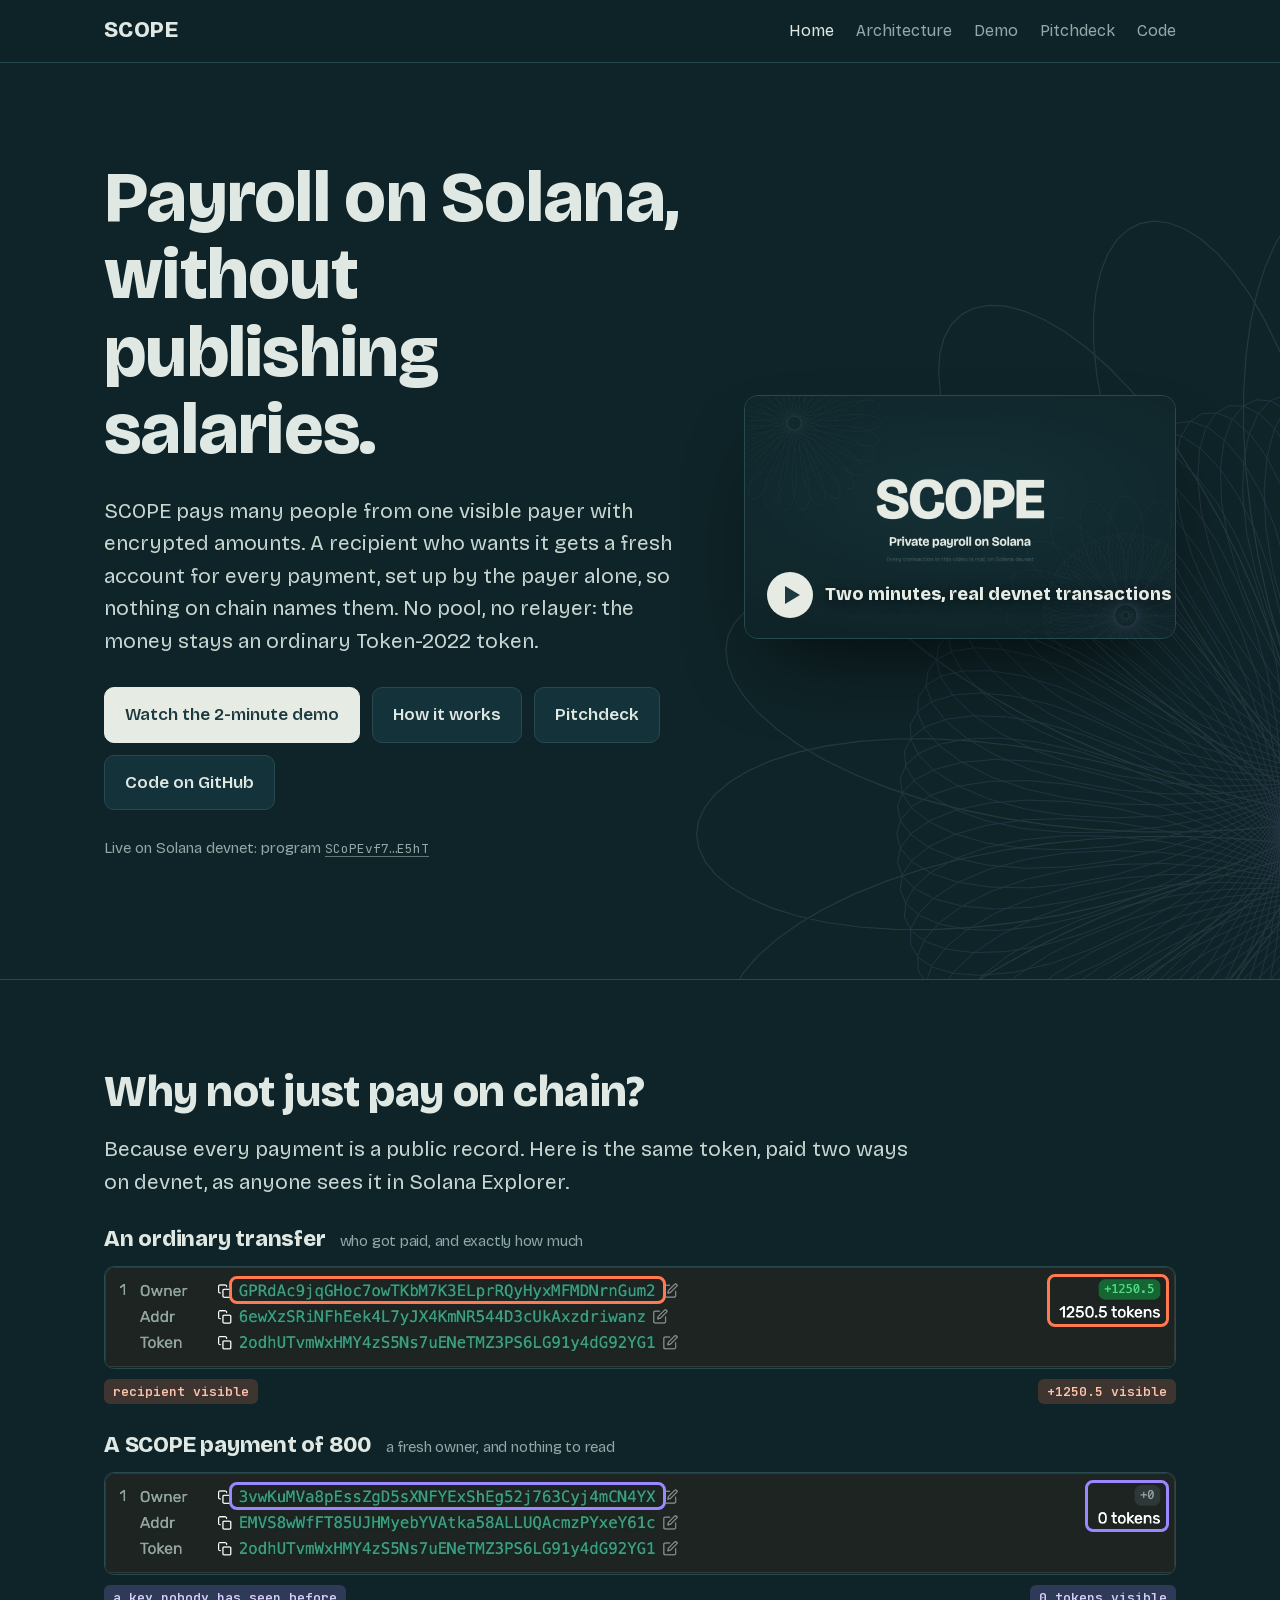
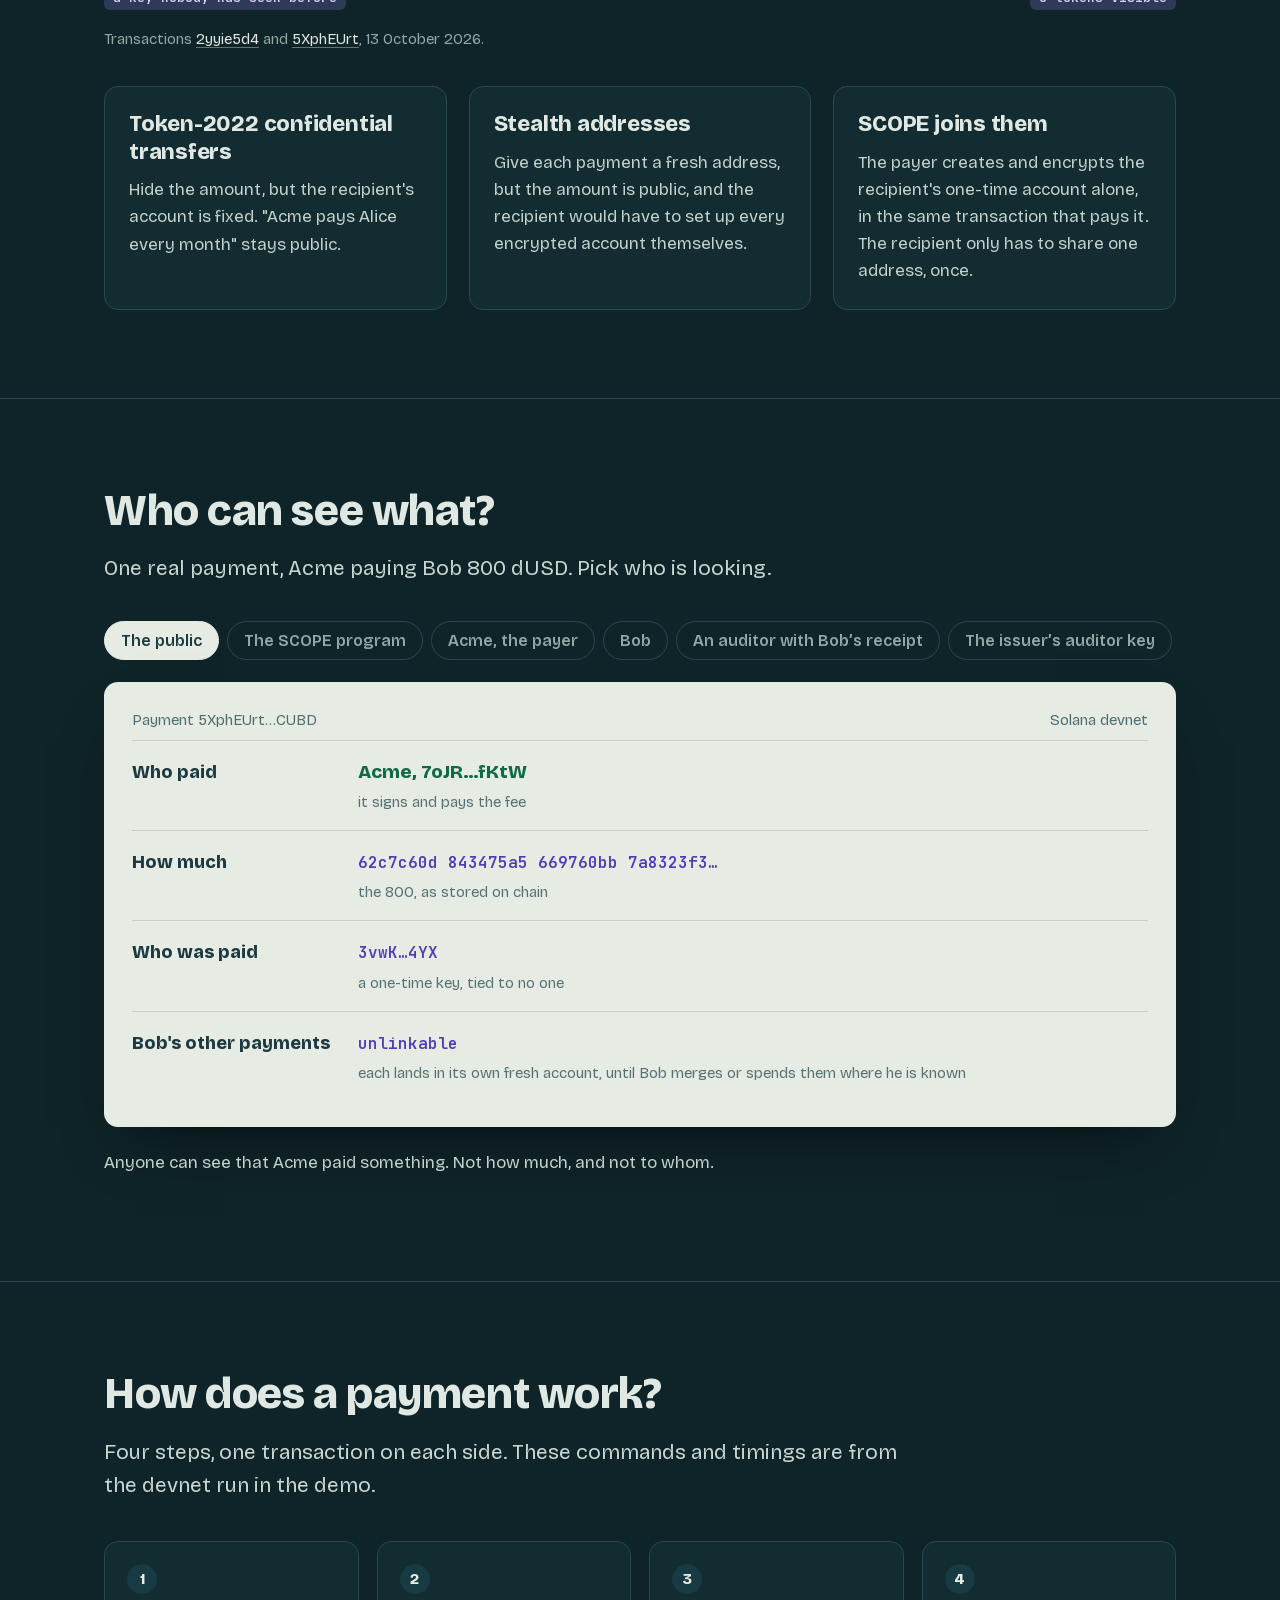
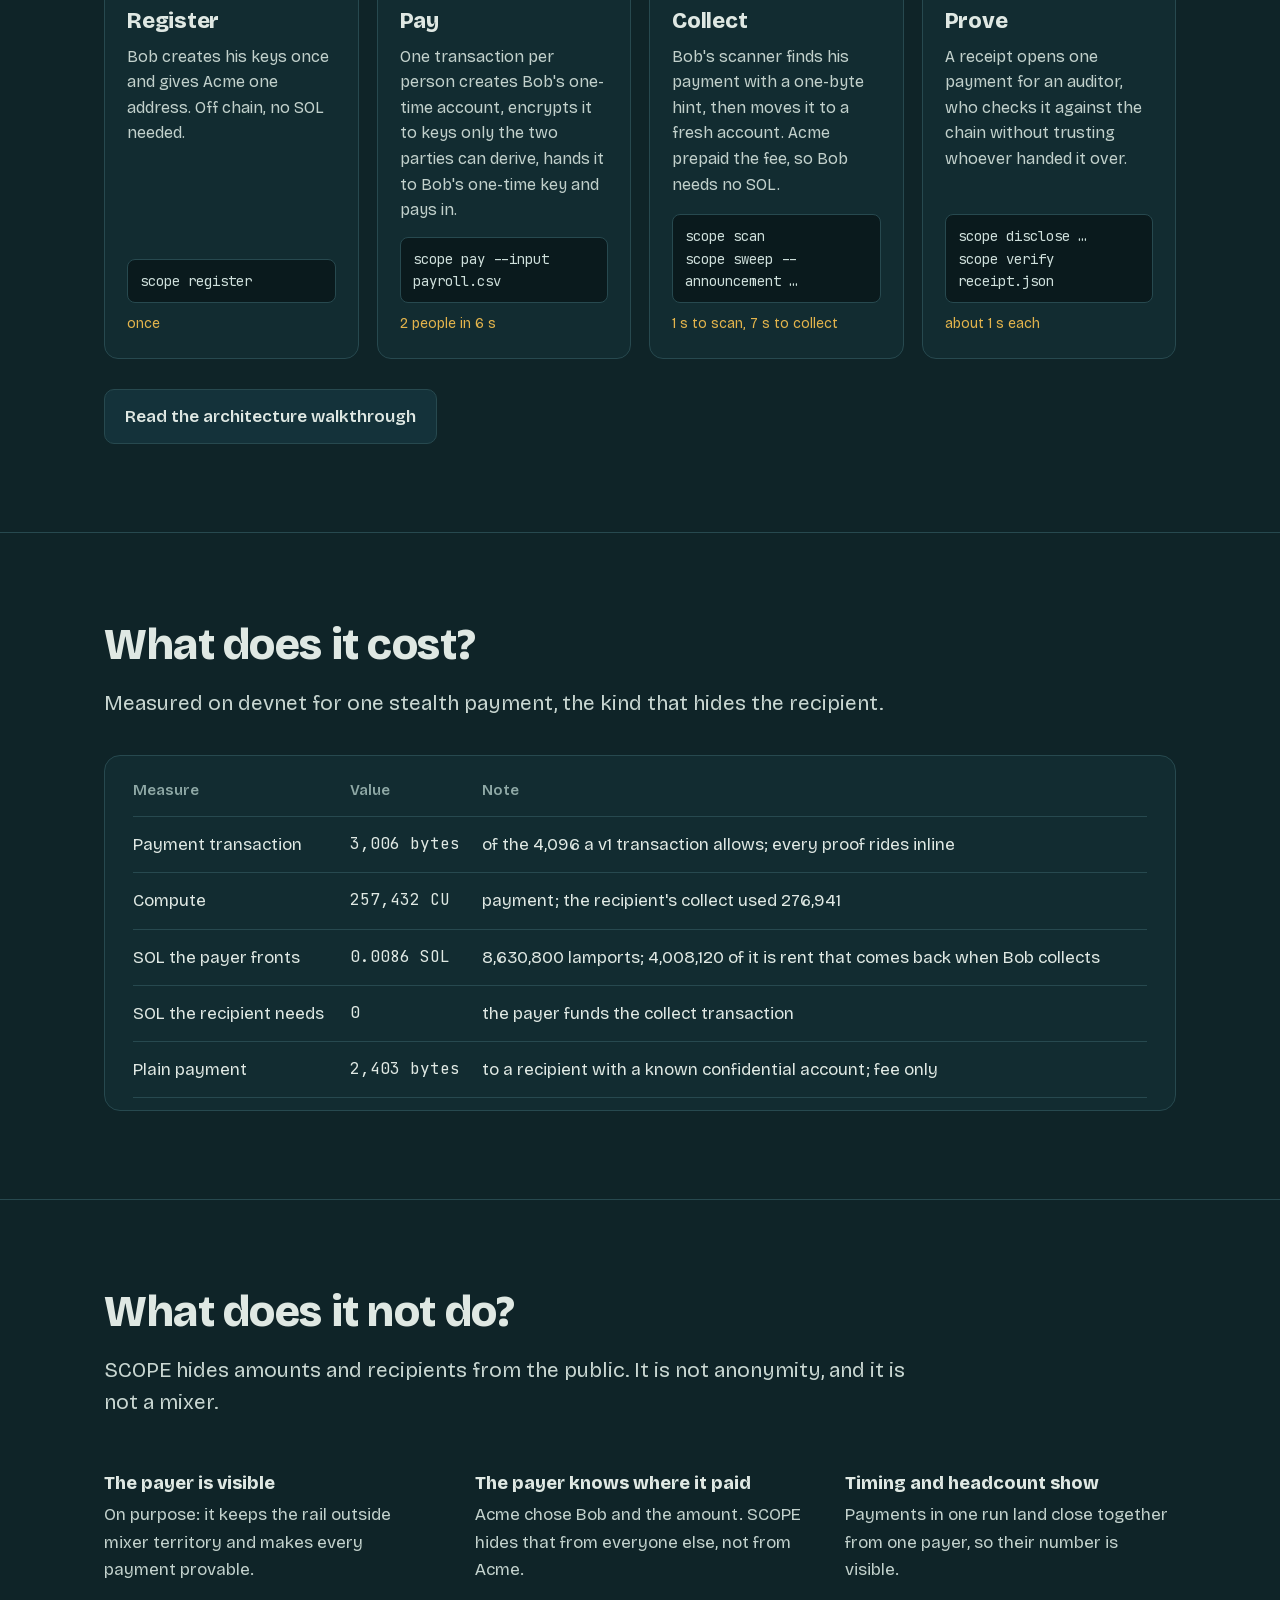
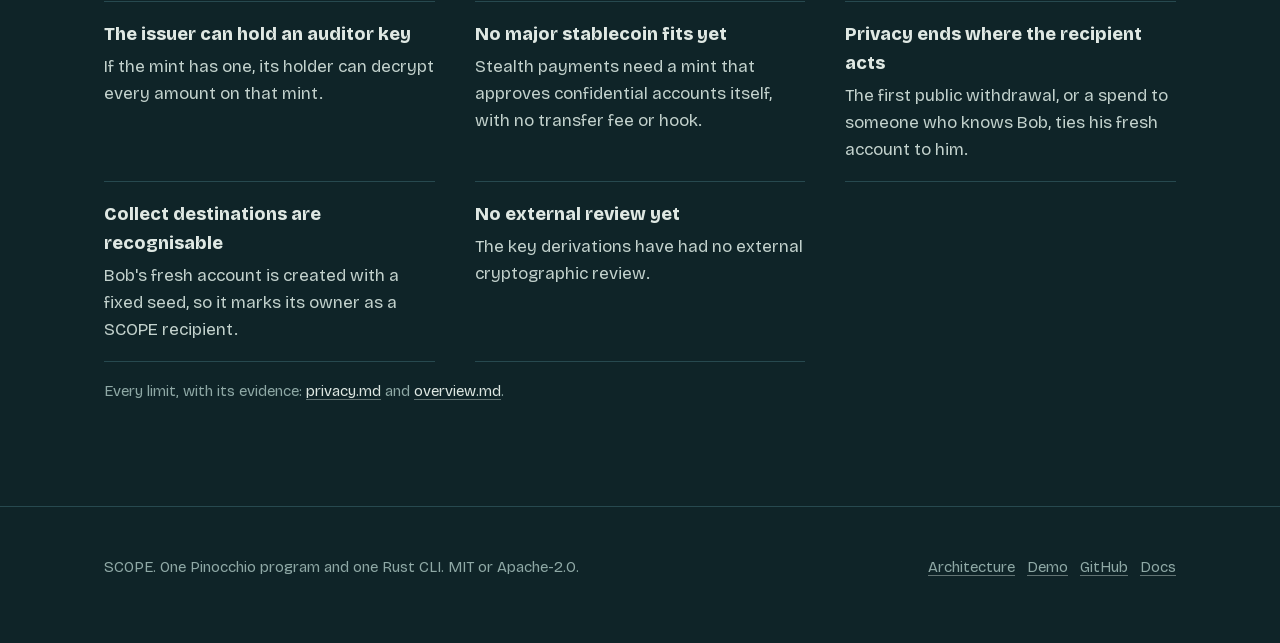
<file: index.html>
<!doctype html>
<html lang="en">
<head>
<meta charset="utf-8">
<meta name="viewport" content="width=device-width, initial-scale=1, viewport-fit=cover">
<title>SCOPE: private payroll on Solana</title>
<meta name="description" content="Pay many people on Solana with encrypted amounts and a fresh account per payment that names no one. No pool, no relayer, an ordinary Token-2022 token.">
<meta property="og:title" content="SCOPE: private payroll on Solana">
<meta property="og:description" content="Encrypted amounts, a fresh account per payment, a visible payer. Live on devnet.">
<meta property="og:image" content="https://scope-protocol.github.io/demo/poster.jpg">
<link rel="stylesheet" href="assets/site.css">
<style>
.hero { position: relative; overflow: hidden; padding-block: 96px 104px; }
.hero svg.bg { position: absolute; inset: 0; width: 100%; height: 100%; opacity: .12; pointer-events: none; }
.hero .wrap { position: relative; display: grid; grid-template-columns: 1.15fr .85fr; gap: 56px; align-items: center; }
.hero h1 { font-size: clamp(42px, 5.6vw, 72px); }
.hero .lead { margin-top: 26px; }
.status { margin-top: 26px; font-size: 15px; color: var(--muted); }
.status a { color: var(--muted); }
.poster { position: relative; display: block; border-radius: 14px; overflow: hidden; border: 1px solid var(--line); box-shadow: 0 40px 80px -30px rgba(0,0,0,.7); }
.poster img { display: block; width: 100%; height: auto; aspect-ratio: 16 / 9; object-fit: cover; }
.poster .play { position: absolute; left: 22px; bottom: 20px; display: flex; align-items: center; gap: 12px; font-weight: 700; color: var(--paper); text-shadow: 0 2px 12px rgba(0,0,0,.6); }
.poster .play i { width: 46px; height: 46px; border-radius: 50%; background: var(--paper); position: relative; flex: none; }
.poster .play i::after { content: ""; position: absolute; left: 18px; top: 14px; border-left: 15px solid var(--paper-ink); border-top: 9px solid transparent; border-bottom: 9px solid transparent; }
@media (max-width: 880px) { .hero .wrap { grid-template-columns: 1fr; } }

.shot { margin-top: 28px; }
.shot h3 { margin-bottom: 12px; display: flex; flex-wrap: wrap; align-items: baseline; gap: 6px 14px; }
.shot h3 small { font: 400 15px var(--sans); color: var(--muted); }
.shot .frame { position: relative; border-radius: 10px; overflow: hidden; border: 1px solid var(--line); }
.shot .frame img { display: block; width: 100%; }
@media (max-width: 760px) { .shot .frame { min-width: 720px; } .poster .play { font-size: 14px; left: 14px; bottom: 12px; } .poster .play i { width: 36px; height: 36px; } .poster .play i::after { left: 14px; top: 10px; border-left-width: 12px; border-top-width: 8px; border-bottom-width: 8px; } }
.hl { position: absolute; border: 3px solid var(--expose); border-radius: 8px; }
.hl.enc { border-color: var(--foil); }
.notes { display: flex; justify-content: space-between; flex-wrap: wrap; gap: 8px; margin-top: 10px; }

.lens { display: grid; grid-template-columns: 1fr; gap: 22px; margin-top: 36px; }
.payment { background: var(--paper); color: var(--paper-ink); border-radius: 14px; padding: 26px 28px; box-shadow: 0 30px 60px -30px rgba(0,0,0,.7); }
.payment .head { display: flex; justify-content: space-between; flex-wrap: wrap; gap: 8px; font-size: 15px; color: #4f6d70; margin-bottom: 8px; }
.payment .head a { color: #4f6d70; }
.field { display: grid; grid-template-columns: 210px 1fr; gap: 16px; padding: 16px 0; border-top: 1px solid #c8d2ca; align-items: baseline; }
.field .k { font-weight: 700; }
.field .v { font-size: 19px; transition: opacity .25s; }
.field .v .why { display: block; font-size: 15px; color: #567174; margin-top: 3px; }
.v.open b { color: #0f6a45; }
.v.shut b { color: #4d3bb8; font-family: var(--mono); font-weight: 600; font-size: 16px; word-break: break-all; }
.v.na b { color: #7a8c8b; font-weight: 600; }
.lens-note { color: #c2d1cc; font-size: 17px; max-width: 70ch; }
@media (max-width: 640px) { .field { grid-template-columns: 1fr; gap: 4px; } }

ol.steps { list-style: none; padding: 0; margin: 40px 0 0; display: grid; grid-template-columns: repeat(4, 1fr); gap: 18px; counter-reset: s; }
ol.steps li { counter-increment: s; background: var(--ink-2); border: 1px solid var(--line); border-radius: 14px; padding: 22px; display: flex; flex-direction: column; }
ol.steps li::before { content: counter(s); font: 800 15px var(--sans); width: 30px; height: 30px; border-radius: 50%; display: grid; place-items: center; background: var(--panel-2); color: var(--paper); margin-bottom: 14px; }
ol.steps h3 { margin-bottom: 8px; }
ol.steps p { font-size: 16px; color: #c2d1cc; margin: 0 0 14px; }
ol.steps code { display: block; margin-top: auto; background: #0a1a1d; border: 1px solid var(--line); border-radius: 8px; padding: 10px 12px; font-size: 14px; color: #cfe0dc; white-space: pre-wrap; }
ol.steps .t { font-size: 14px; color: var(--gold); margin-top: 10px; }
@media (max-width: 980px) { ol.steps { grid-template-columns: repeat(2, 1fr); } }
@media (max-width: 560px) { ol.steps { grid-template-columns: 1fr; } }

ul.limits { list-style: none; padding: 0; margin: 32px 0 0; display: grid; grid-template-columns: repeat(auto-fit, minmax(300px, 1fr)); gap: 0 40px; }
ul.limits li { padding: 18px 0; border-bottom: 1px solid var(--line); font-size: 17px; color: #c2d1cc; }
ul.limits li b { color: var(--text); display: block; margin-bottom: 4px; font-size: 18px; }
</style>
</head>
<body>
<header class="top">
  <div class="wrap">
    <a class="brand" href="./">SCOPE</a>
    <nav>
      <a href="./" aria-current="page">Home</a>
      <a href="architecture.html">Architecture</a>
      <a href="demo/">Demo</a>
      <a href="pitchdeck/SCOPE-Turbin3-Pitchdeck-v2.pdf">Pitchdeck</a>
      <a class="wide" href="https://github.com/scope-protocol/scope">Code</a>
    </nav>
  </div>
</header>

<main>
<section class="hero">
  <svg class="bg" id="guilloche" viewBox="0 0 1440 760" preserveAspectRatio="xMidYMid slice" aria-hidden="true"></svg>
  <div class="wrap">
    <div>
      <h1>Payroll on Solana, without publishing salaries.</h1>
      <p class="lead">SCOPE pays many people from one visible payer with encrypted amounts. A recipient who wants it gets a fresh account for every payment, set up by the payer alone, so nothing on chain names them. No pool, no relayer: the money stays an ordinary Token-2022 token.</p>
      <div class="actions">
        <a class="btn primary" href="demo/">Watch the 2-minute demo</a>
        <a class="btn" href="architecture.html">How it works</a>
        <a class="btn" href="pitchdeck/SCOPE-Turbin3-Pitchdeck-v2.pdf">Pitchdeck</a>
        <a class="btn" href="https://github.com/scope-protocol/scope">Code on GitHub</a>
      </div>
      <p class="status">Live on Solana devnet: program <a href="https://explorer.solana.com/address/SCoPEvf7cwXjgzEQqqrJXN4gwU6TT81v1LC8vCZE5hT?cluster=devnet"><code>SCoPEvf7…E5hT</code></a></p>
    </div>
    <a class="poster" href="demo/" aria-label="Watch the demo video">
      <img src="demo/poster.jpg" alt="Title frame of the SCOPE demo video" width="1280" height="720">
      <span class="play"><i></i>Two minutes, real devnet transactions</span>
    </a>
  </div>
</section>

<section class="block" id="problem">
  <div class="wrap">
    <h2>Why not just pay on chain?</h2>
    <p class="lead">Because every payment is a public record. Here is the same token, paid two ways on devnet, as anyone sees it in Solana Explorer.</p>
    <div class="shot">
      <h3>An ordinary transfer <small>who got paid, and exactly how much</small></h3>
      <div class="scroll"><div class="frame">
        <img src="assets/img/public-row.webp" alt="Explorer token row: owner GPRd…um2 received +1250.5 tokens" width="1904" height="180">
        <span class="hl" style="left:11.6%;top:9%;width:40.8%;height:28%"></span>
        <span class="hl" style="left:88%;top:7%;width:11.4%;height:52%"></span>
      </div>
      </div><div class="notes"><span class="chip c-pub">recipient visible</span><span class="chip c-pub">+1250.5 visible</span></div>
    </div>
    <div class="shot">
      <h3>A SCOPE payment of 800 <small>a fresh owner, and nothing to read</small></h3>
      <div class="scroll"><div class="frame">
        <img src="assets/img/bob-row.webp" alt="Explorer token row: owner 3vwK…4YX, +0, 0 tokens" width="1904" height="180">
        <span class="hl enc" style="left:11.6%;top:9%;width:40.8%;height:28%"></span>
        <span class="hl enc" style="left:91.6%;top:7%;width:7.8%;height:52%"></span>
      </div>
      </div><div class="notes"><span class="chip c-enc">a key nobody has seen before</span><span class="chip c-enc">0 tokens visible</span></div>
    </div>
    <p class="caption">Transactions <a href="https://explorer.solana.com/tx/2yyie5d4QZ94tTACfnY13VmgAJRi3oFReCNoMTXgcmgZsG1ckd3EUqWK3BkDZ4QAeY3xx2hXLeTbZVcafESiJwZP?cluster=devnet">2yyie5d4</a> and <a href="https://explorer.solana.com/tx/5XphEUrtpNUAbrEubbu7mXLWXNxYpWjFNoMAq3YvxiF9xmq5xCvG5w4iaksE3wTgCpwJmmwjcy935TihLPmkCUBD?cluster=devnet">5XphEUrt</a>, 13 October 2026.</p>
    <div class="cols">
      <div class="card"><h3>Token-2022 confidential transfers</h3><p>Hide the amount, but the recipient's account is fixed. "Acme pays Alice every month" stays public.</p></div>
      <div class="card"><h3>Stealth addresses</h3><p>Give each payment a fresh address, but the amount is public, and the recipient would have to set up every encrypted account themselves.</p></div>
      <div class="card"><h3>SCOPE joins them</h3><p>The payer creates and encrypts the recipient's one-time account alone, in the same transaction that pays it. The recipient only has to share one address, once.</p></div>
    </div>
  </div>
</section>

<section class="block" id="who-sees-what">
  <div class="wrap">
    <h2>Who can see what?</h2>
    <p class="lead">One real payment, Acme paying Bob 800 dUSD. Pick who is looking.</p>
    <div class="lens">
      <div class="tabs" role="tablist" aria-label="Viewer" id="viewers"></div>
      <div class="payment" role="tabpanel" id="lens-panel" aria-live="polite">
        <div class="head"><span>Payment <a href="https://explorer.solana.com/tx/5XphEUrtpNUAbrEubbu7mXLWXNxYpWjFNoMAq3YvxiF9xmq5xCvG5w4iaksE3wTgCpwJmmwjcy935TihLPmkCUBD?cluster=devnet">5XphEUrt…CUBD</a></span><span>Solana devnet</span></div>
        <div class="field"><span class="k">Who paid</span><span class="v" id="f-payer"></span></div>
        <div class="field"><span class="k">How much</span><span class="v" id="f-amount"></span></div>
        <div class="field"><span class="k">Who was paid</span><span class="v" id="f-to"></span></div>
        <div class="field"><span class="k">Bob's other payments</span><span class="v" id="f-other"></span></div>
      </div>
      <p class="lens-note" id="lens-note"></p>
    </div>
  </div>
</section>

<section class="block" id="how">
  <div class="wrap">
    <h2>How does a payment work?</h2>
    <p class="lead">Four steps, one transaction on each side. These commands and timings are from the devnet run in the demo.</p>
    <ol class="steps">
      <li><h3>Register</h3><p>Bob creates his keys once and gives Acme one address. Off chain, no SOL needed.</p><code>scope register</code><span class="t">once</span></li>
      <li><h3>Pay</h3><p>One transaction per person creates Bob's one-time account, encrypts it to keys only the two parties can derive, hands it to Bob's one-time key and pays in.</p><code>scope pay --input payroll.csv</code><span class="t">2 people in 6 s</span></li>
      <li><h3>Collect</h3><p>Bob's scanner finds his payment with a one-byte hint, then moves it to a fresh account. Acme prepaid the fee, so Bob needs no SOL.</p><code>scope scan
scope sweep --announcement …</code><span class="t">1 s to scan, 7 s to collect</span></li>
      <li><h3>Prove</h3><p>A receipt opens one payment for an auditor, who checks it against the chain without trusting whoever handed it over.</p><code>scope disclose …
scope verify receipt.json</code><span class="t">about 1 s each</span></li>
    </ol>
    <div class="actions"><a class="btn" href="architecture.html">Read the architecture walkthrough</a></div>
  </div>
</section>

<section class="block" id="numbers">
  <div class="wrap">
    <h2>What does it cost?</h2>
    <p class="lead">Measured on devnet for one stealth payment, the kind that hides the recipient.</p>
    <div class="fig scroll" style="padding:8px 28px 12px">
      <table class="spec">
        <thead><tr><th>Measure</th><th>Value</th><th>Note</th></tr></thead>
        <tbody>
          <tr><td>Payment transaction</td><td class="num">3,006 bytes</td><td>of the 4,096 a v1 transaction allows; every proof rides inline</td></tr>
          <tr><td>Compute</td><td class="num">257,432 CU</td><td>payment; the recipient's collect used 276,941</td></tr>
          <tr><td>SOL the payer fronts</td><td class="num">0.0086 SOL</td><td>8,630,800 lamports; 4,008,120 of it is rent that comes back when Bob collects</td></tr>
          <tr><td>SOL the recipient needs</td><td class="num">0</td><td>the payer funds the collect transaction</td></tr>
          <tr><td>Plain payment</td><td class="num">2,403 bytes</td><td>to a recipient with a known confidential account; fee only</td></tr>
        </tbody>
      </table>
    </div>
  </div>
</section>

<section class="block" id="limits">
  <div class="wrap">
    <h2>What does it not do?</h2>
    <p class="lead">SCOPE hides amounts and recipients from the public. It is not anonymity, and it is not a mixer.</p>
    <ul class="limits">
      <li><b>The payer is visible</b>On purpose: it keeps the rail outside mixer territory and makes every payment provable.</li>
      <li><b>The payer knows where it paid</b>Acme chose Bob and the amount. SCOPE hides that from everyone else, not from Acme.</li>
      <li><b>Timing and headcount show</b>Payments in one run land close together from one payer, so their number is visible.</li>
      <li><b>The issuer can hold an auditor key</b>If the mint has one, its holder can decrypt every amount on that mint.</li>
      <li><b>No major stablecoin fits yet</b>Stealth payments need a mint that approves confidential accounts itself, with no transfer fee or hook.</li>
      <li><b>Privacy ends where the recipient acts</b>The first public withdrawal, or a spend to someone who knows Bob, ties his fresh account to him.</li>
      <li><b>Collect destinations are recognisable</b>Bob's fresh account is created with a fixed seed, so it marks its owner as a SCOPE recipient.</li>
      <li><b>No external review yet</b>The key derivations have had no external cryptographic review.</li>
    </ul>
    <p class="caption">Every limit, with its evidence: <a href="https://github.com/scope-protocol/scope/blob/main/docs/privacy.md">privacy.md</a> and <a href="https://github.com/scope-protocol/scope/blob/main/docs/overview.md">overview.md</a>.</p>
  </div>
</section>
</main>

<footer class="site">
  <div class="wrap">
    <span>SCOPE. One Pinocchio program and one Rust CLI. MIT or Apache-2.0.</span>
    <span><a href="architecture.html">Architecture</a> &nbsp; <a href="demo/">Demo</a> &nbsp; <a href="https://github.com/scope-protocol/scope">GitHub</a> &nbsp; <a href="https://github.com/scope-protocol/scope/tree/main/docs">Docs</a></span>
  </div>
</footer>

<script>
(() => {
  // Security-print backdrop: layered hypotrochoids
  const svg = document.getElementById('guilloche');
  const curve = (cx, cy, R, r, d, turns, col, w) => {
    let p = '';
    for (let i = 0; i <= 2400; i++) {
      const t = i / 2400 * Math.PI * 2 * turns;
      const x = cx + (R - r) * Math.cos(t) + d * Math.cos((R - r) / r * t);
      const y = cy + (R - r) * Math.sin(t) - d * Math.sin((R - r) / r * t);
      p += (i ? 'L' : 'M') + x.toFixed(1) + ' ' + y.toFixed(1);
    }
    return `<path d="${p}" fill="none" stroke="${col}" stroke-width="${w}"/>`;
  };
  svg.innerHTML = curve(1300, 640, 420, 147, 260, 21, '#9fd8cc', 1) + curve(1300, 640, 300, 93, 160, 31, '#b9a8ff', .8);

  const O = (b, why) => ({ c: 'open', b, why }), S = (b, why) => ({ c: 'shut', b, why }), N = (b, why) => ({ c: 'na', b, why });
  const views = [
    { id: 'public', label: 'The public',
      f: [O('Acme, 7oJR…fKtW', 'it signs and pays the fee'), S('62c7c60d 843475a5 669760bb 7a8323f3…', 'the 800, as stored on chain'), S('3vwK…4YX', 'a one-time key, tied to no one'), S('unlinkable', 'each lands in its own fresh account, until Bob merges or spends them where he is known')],
      note: 'Anyone can see that Acme paid something. Not how much, and not to whom.' },
    { id: 'program', label: 'The SCOPE program',
      f: [O('Acme', 'stored so the rent can only go back to it'), N('never sees it', 'it is never in the funds path'), N('only the one-time account', 'it stores R, a 1-byte hint and the payer; not who is behind it'), N('nothing', '68 bytes per payment, nothing else')],
      note: 'The program writes a 68-byte notice and checks the one-time account is set up right. Token-2022 moves the money.' },
    { id: 'acme', label: 'Acme, the payer',
      f: [O('Acme'), O('800 dUSD', 'it chose the amount'), O('Bob', 'it chose him, and sees where he collects'), S('hidden', 'Acme cannot see what anyone else pays Bob')],
      note: 'SCOPE hides the recipient from the public, not from the payer. Acme still cannot move the money once it is paid.' },
    { id: 'bob', label: 'Bob',
      f: [O('Acme'), O('800 dUSD', 'decrypted on his laptop'), O('himself', 'his scanner recognised the payment'), O('his own')],
      note: 'Bob finds the payment with his scan key and is the only one who can spend it.' },
    { id: 'auditor', label: 'An auditor with Bob’s receipt',
      f: [O('Acme'), O('800 dUSD', 'checked against the chain'), O('Bob', 'he presented the receipt'), S('hidden', 'the receipt opens this one account only')],
      note: 'A receipt is selective disclosure: one payment, verified on chain, nothing about Bob’s other income.' },
    { id: 'issuer', label: 'The issuer’s auditor key',
      f: [O('Acme'), O('800 dUSD', 'and every other amount on the mint'), S('3vwK…4YX', 'amounts, not identities'), S('unlinkable', 'same as the public')],
      note: 'Only if the mint was created with an auditor key. That is a property of the token, not of SCOPE.' },
  ];
  const tabs = document.getElementById('viewers');
  const ids = ['f-payer', 'f-amount', 'f-to', 'f-other'];
  const show = v => {
    [...tabs.children].forEach(b => b.setAttribute('aria-selected', String(b.dataset.id === v.id)));
    v.f.forEach((x, i) => {
      const el = document.getElementById(ids[i]);
      el.className = 'v ' + x.c;
      el.innerHTML = '<b>' + x.b + '</b>' + (x.why ? '<span class="why">' + x.why + '</span>' : '');
    });
    document.getElementById('lens-note').textContent = v.note;
  };
  views.forEach((v, i) => {
    const b = document.createElement('button');
    b.type = 'button'; b.role = 'tab'; b.dataset.id = v.id; b.textContent = v.label;
    b.addEventListener('click', () => show(v));
    b.addEventListener('keydown', e => {
      const d = e.key === 'ArrowRight' ? 1 : e.key === 'ArrowLeft' ? -1 : 0;
      if (!d) return;
      const n = views[(i + d + views.length) % views.length];
      show(n); tabs.children[(i + d + views.length) % views.length].focus();
    });
    tabs.appendChild(b);
  });
  show(views[0]);
})();
</script>
</body>
</html>
</file>
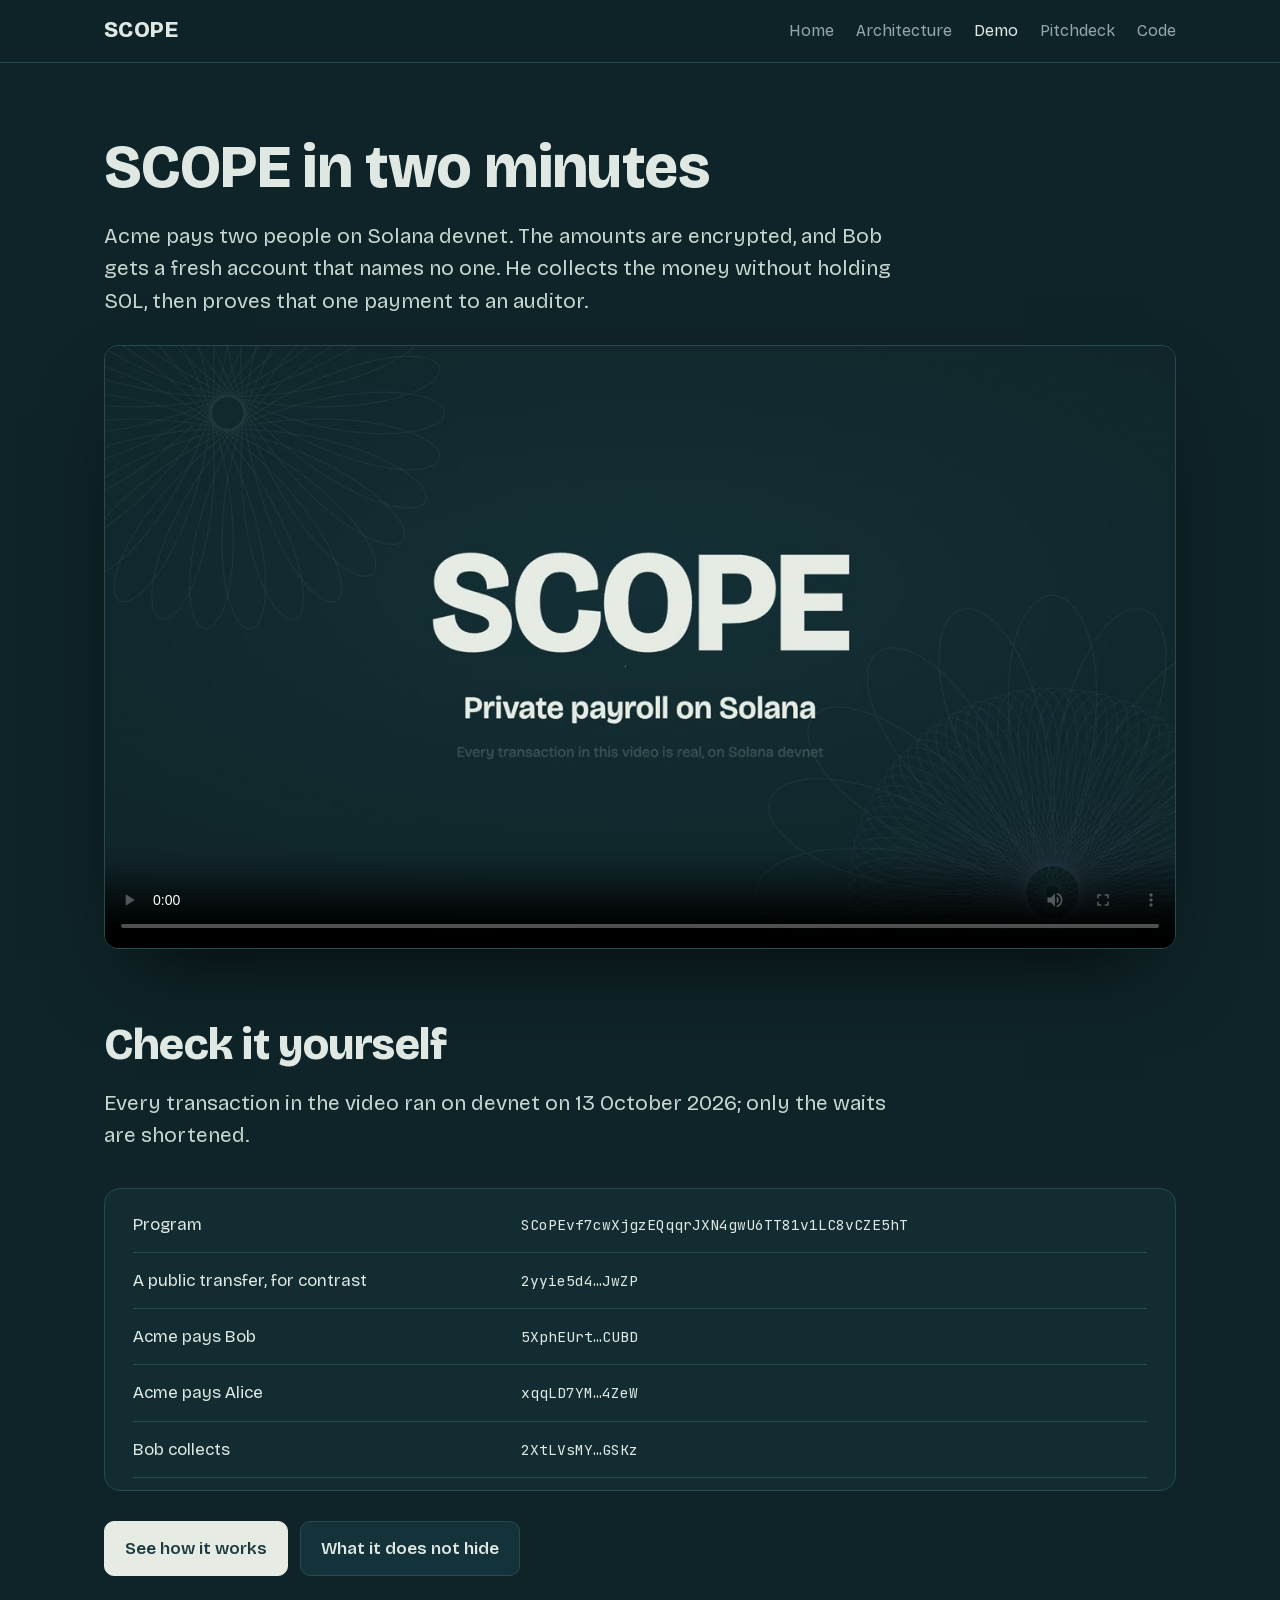
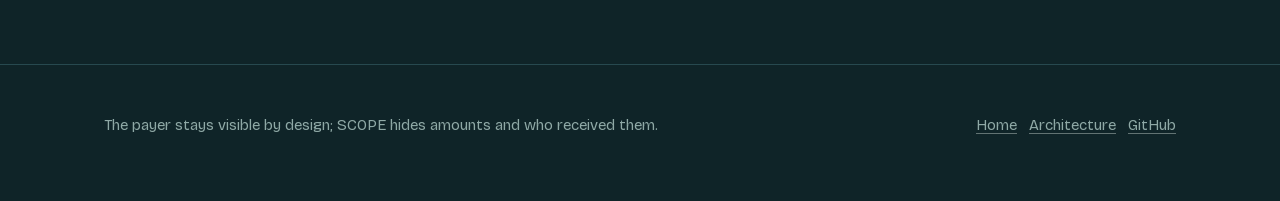
<file: demo/index.html>
<!doctype html>
<html lang="en">
<head>
<meta charset="utf-8">
<meta name="viewport" content="width=device-width, initial-scale=1, viewport-fit=cover">
<title>SCOPE demo</title>
<meta name="description" content="Private payroll on Solana, run on devnet in two minutes.">
<meta property="og:title" content="SCOPE demo">
<meta property="og:description" content="Private payroll on Solana, run on devnet in two minutes.">
<meta property="og:image" content="https://scope-protocol.github.io/demo/poster.jpg">
<meta property="og:video" content="https://scope-protocol.github.io/demo/scope-demo.mp4">
<link rel="stylesheet" href="../assets/site.css">
<style>
.intro { padding-block: 72px 24px; }
.intro h1 { font-size: clamp(38px, 5vw, 60px); }
.intro .lead { margin-top: 20px; }
video { display: block; width: 100%; height: auto; border-radius: 14px; border: 1px solid var(--line); background: #0f2428; margin-top: 28px; box-shadow: 0 40px 80px -30px rgba(0,0,0,.7); }
table.spec td a { text-decoration: none; }
table.spec td code { word-break: break-all; }
</style>
</head>
<body>
<header class="top">
  <div class="wrap">
    <a class="brand" href="../">SCOPE</a>
    <nav>
      <a href="../">Home</a>
      <a href="../architecture.html">Architecture</a>
      <a href="./" aria-current="page">Demo</a>
      <a href="../pitchdeck/SCOPE-Turbin3-Pitchdeck-v2.pdf">Pitchdeck</a>
      <a class="wide" href="https://github.com/scope-protocol/scope">Code</a>
    </nav>
  </div>
</header>

<main>
<div class="intro">
  <div class="wrap">
    <h1>SCOPE in two minutes</h1>
    <p class="lead">Acme pays two people on Solana devnet. The amounts are encrypted, and Bob gets a fresh account that names no one. He collects the money without holding SOL, then proves that one payment to an auditor.</p>
    <video controls preload="metadata" playsinline poster="poster.jpg">
      <source src="scope-demo.mp4" type="video/mp4">
      <a href="scope-demo.mp4">Download the video</a>
    </video>
  </div>
</div>

<section class="block" style="border-top:0;padding-top:48px">
  <div class="wrap">
    <h2>Check it yourself</h2>
    <p class="lead">Every transaction in the video ran on devnet on 13 October 2026; only the waits are shortened.</p>
    <div class="fig scroll" style="padding:8px 28px 12px">
      <table class="spec">
        <tbody>
          <tr><td>Program</td><td><a href="https://explorer.solana.com/address/SCoPEvf7cwXjgzEQqqrJXN4gwU6TT81v1LC8vCZE5hT?cluster=devnet"><code>SCoPEvf7cwXjgzEQqqrJXN4gwU6TT81v1LC8vCZE5hT</code></a></td></tr>
          <tr><td>A public transfer, for contrast</td><td><a href="https://explorer.solana.com/tx/2yyie5d4QZ94tTACfnY13VmgAJRi3oFReCNoMTXgcmgZsG1ckd3EUqWK3BkDZ4QAeY3xx2hXLeTbZVcafESiJwZP?cluster=devnet"><code>2yyie5d4…JwZP</code></a></td></tr>
          <tr><td>Acme pays Bob</td><td><a href="https://explorer.solana.com/tx/5XphEUrtpNUAbrEubbu7mXLWXNxYpWjFNoMAq3YvxiF9xmq5xCvG5w4iaksE3wTgCpwJmmwjcy935TihLPmkCUBD?cluster=devnet"><code>5XphEUrt…CUBD</code></a></td></tr>
          <tr><td>Acme pays Alice</td><td><a href="https://explorer.solana.com/tx/xqqLD7YMzUiFfHGDbBiaeuBbUDt8Dix83hecD4WRRFE7UQChPMKyMQK5rg28zGdQTaKgccvi2CyMEfe5KnY4ZeW?cluster=devnet"><code>xqqLD7YM…4ZeW</code></a></td></tr>
          <tr><td>Bob collects</td><td><a href="https://explorer.solana.com/tx/2XtLVsMYSC6ikrZ8dYW9SMYae3ZXBSDAK8tvHXki2iaR6qB8YxpphaBZuxpczG3J3GNJczdPVTQyg9LtFne9GSKz?cluster=devnet"><code>2XtLVsMY…GSKz</code></a></td></tr>
        </tbody>
      </table>
    </div>
    <div class="actions"><a class="btn primary" href="../architecture.html">See how it works</a><a class="btn" href="https://github.com/scope-protocol/scope/blob/main/docs/privacy.md">What it does not hide</a></div>
  </div>
</section>
</main>

<footer class="site">
  <div class="wrap">
    <span>The payer stays visible by design; SCOPE hides amounts and who received them.</span>
    <span><a href="../">Home</a> &nbsp; <a href="../architecture.html">Architecture</a> &nbsp; <a href="https://github.com/scope-protocol/scope">GitHub</a></span>
  </div>
</footer>
</body>
</html>
</file>
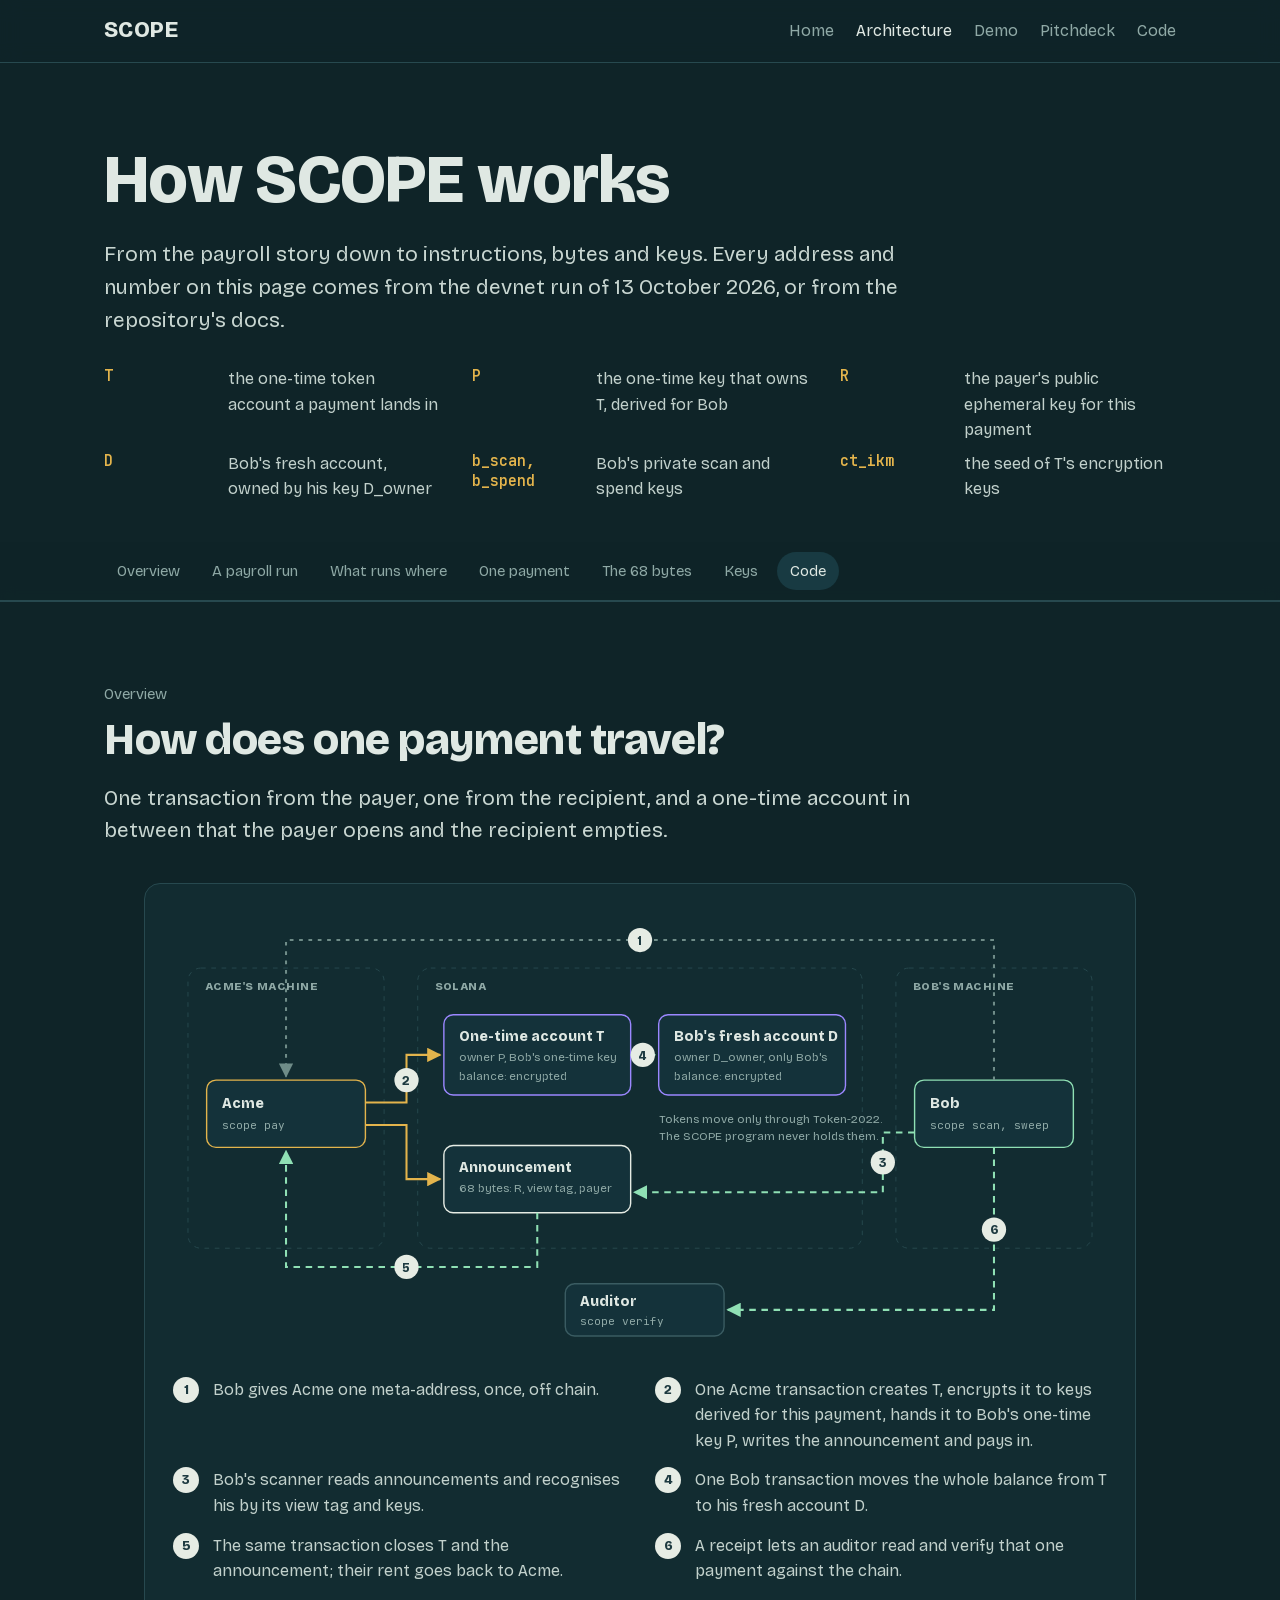
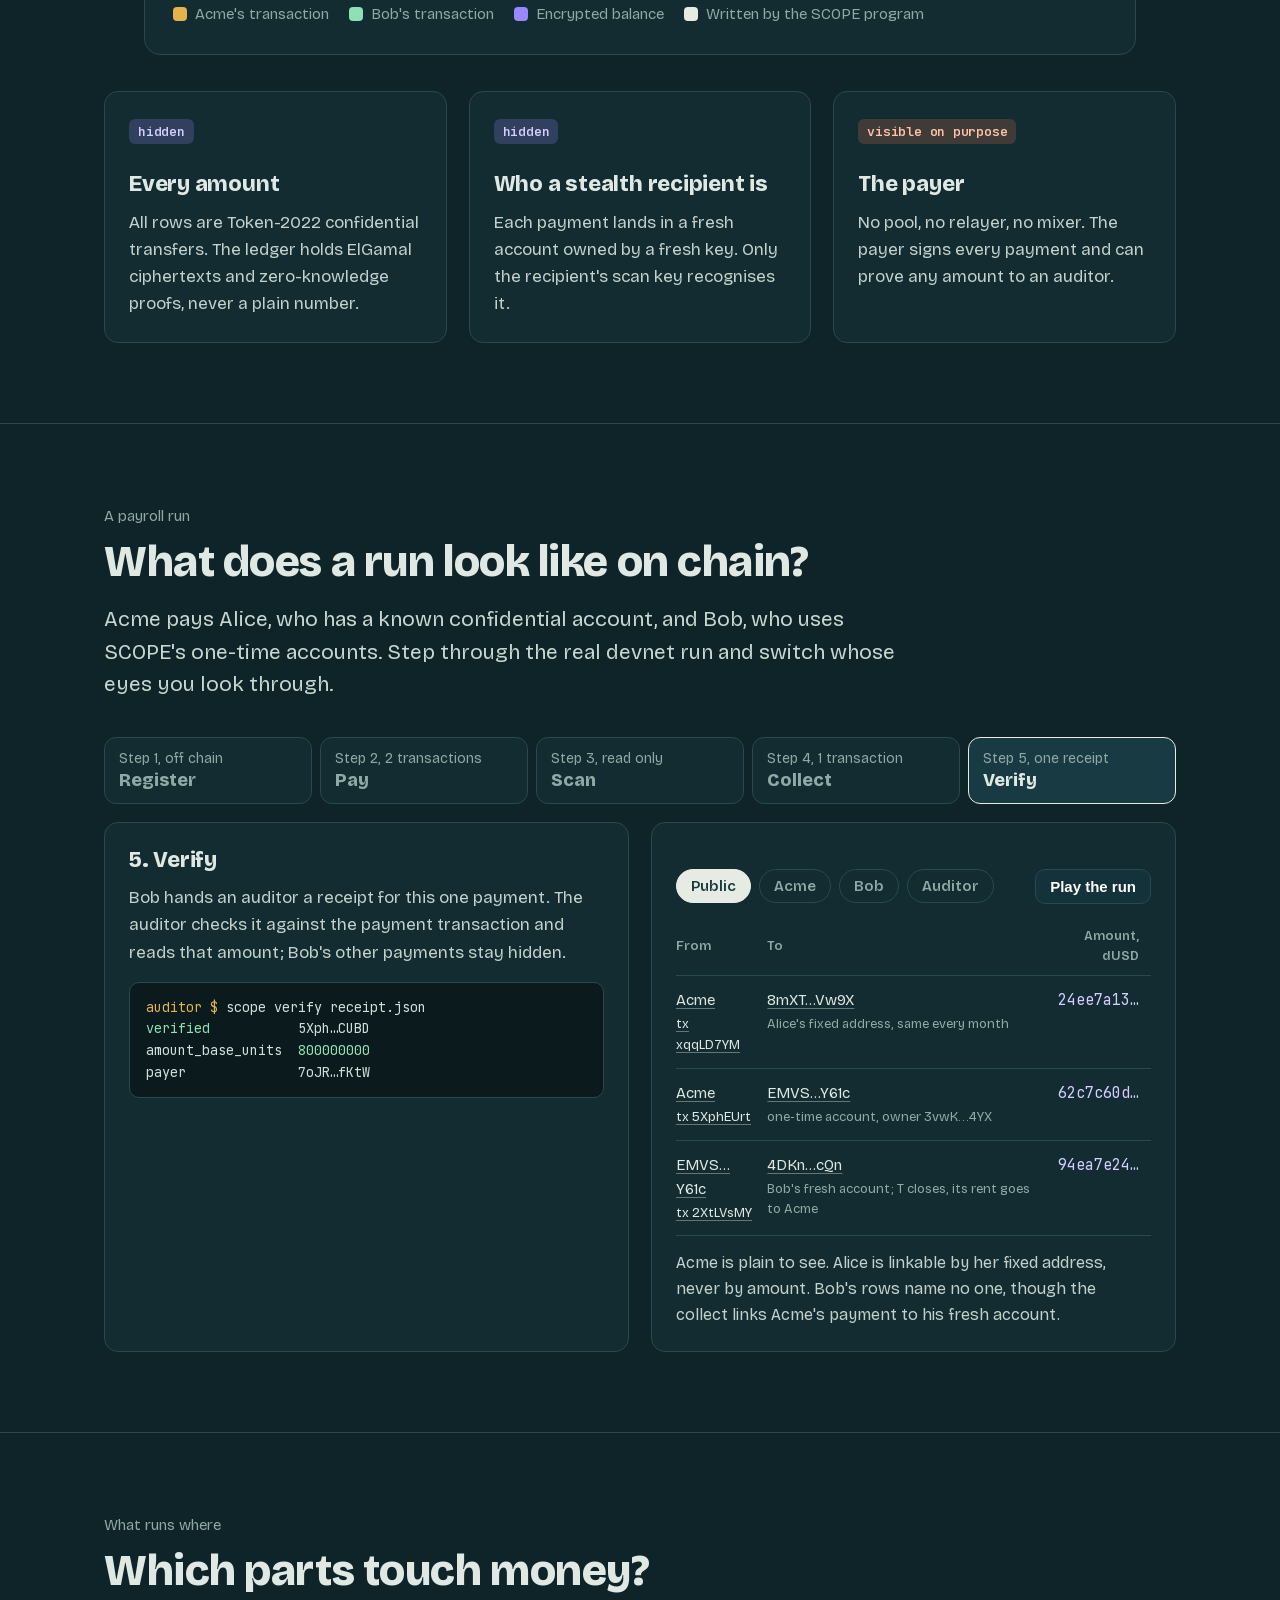
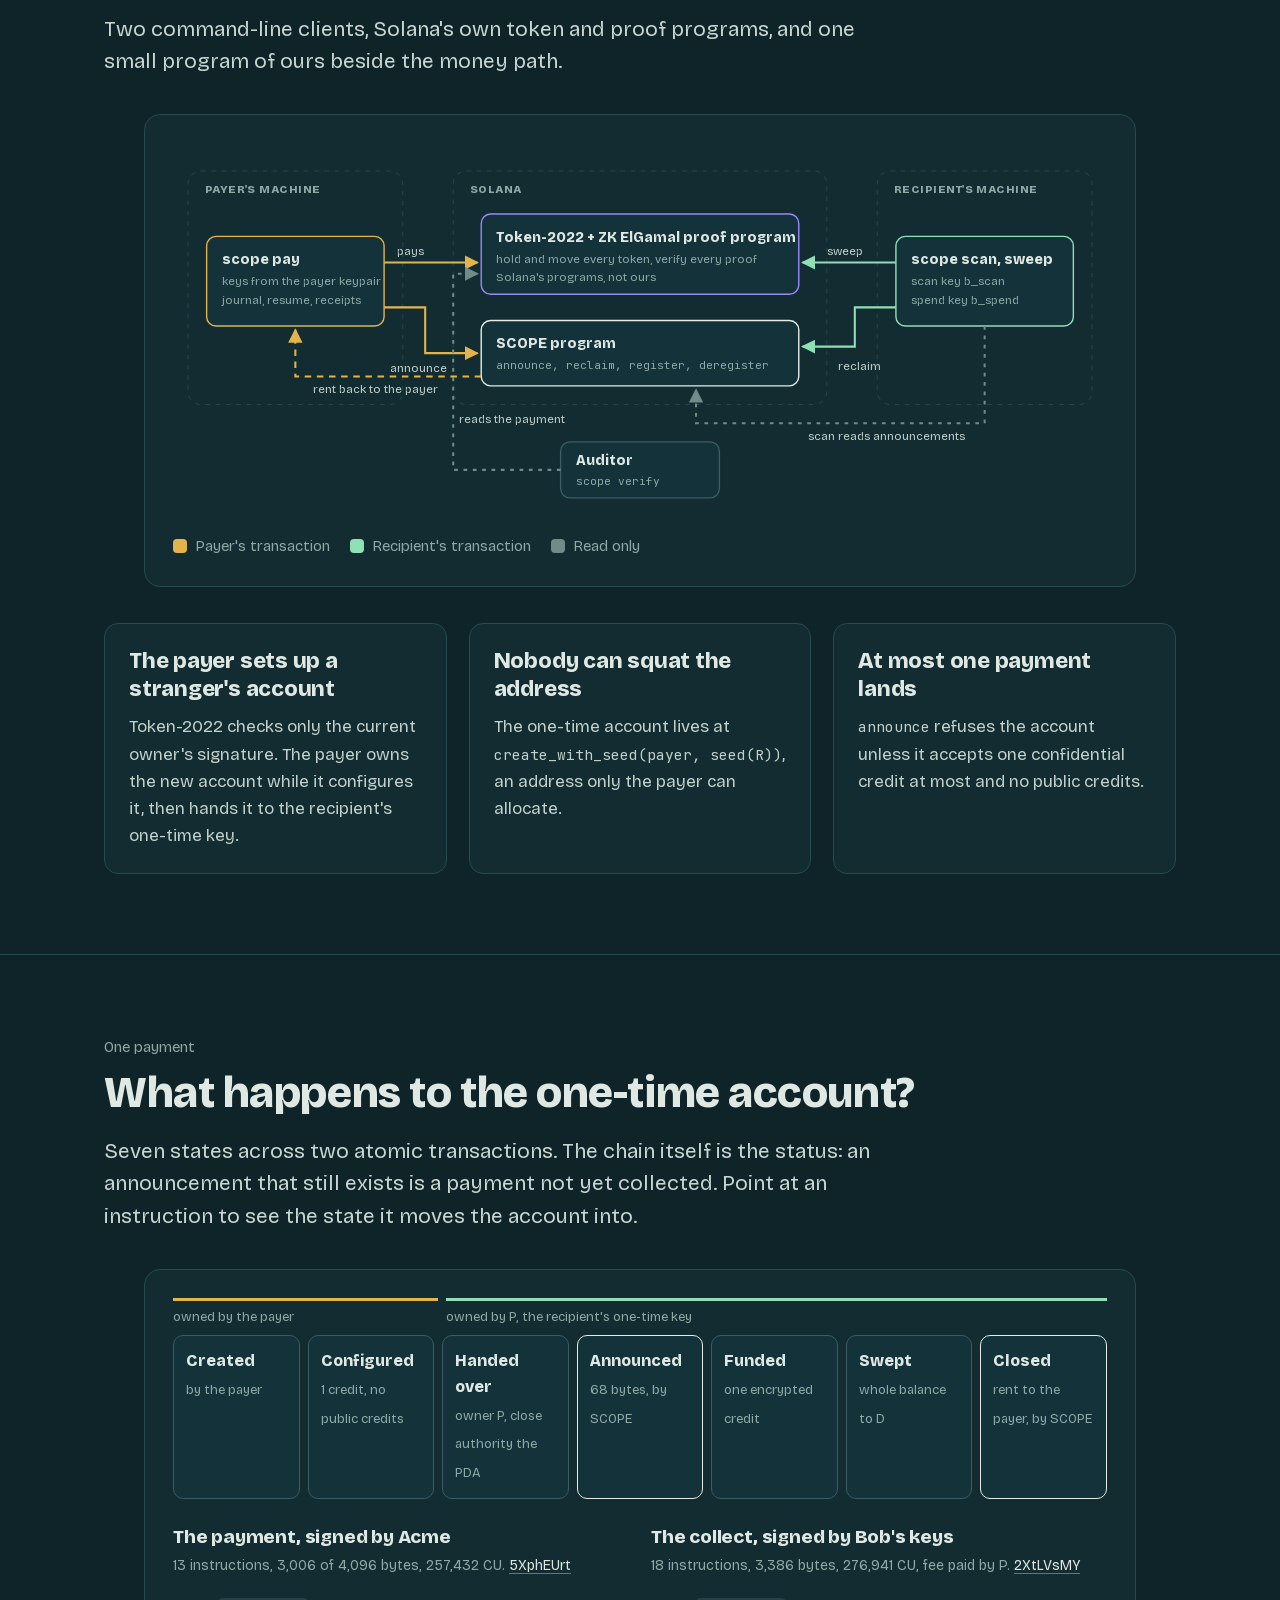
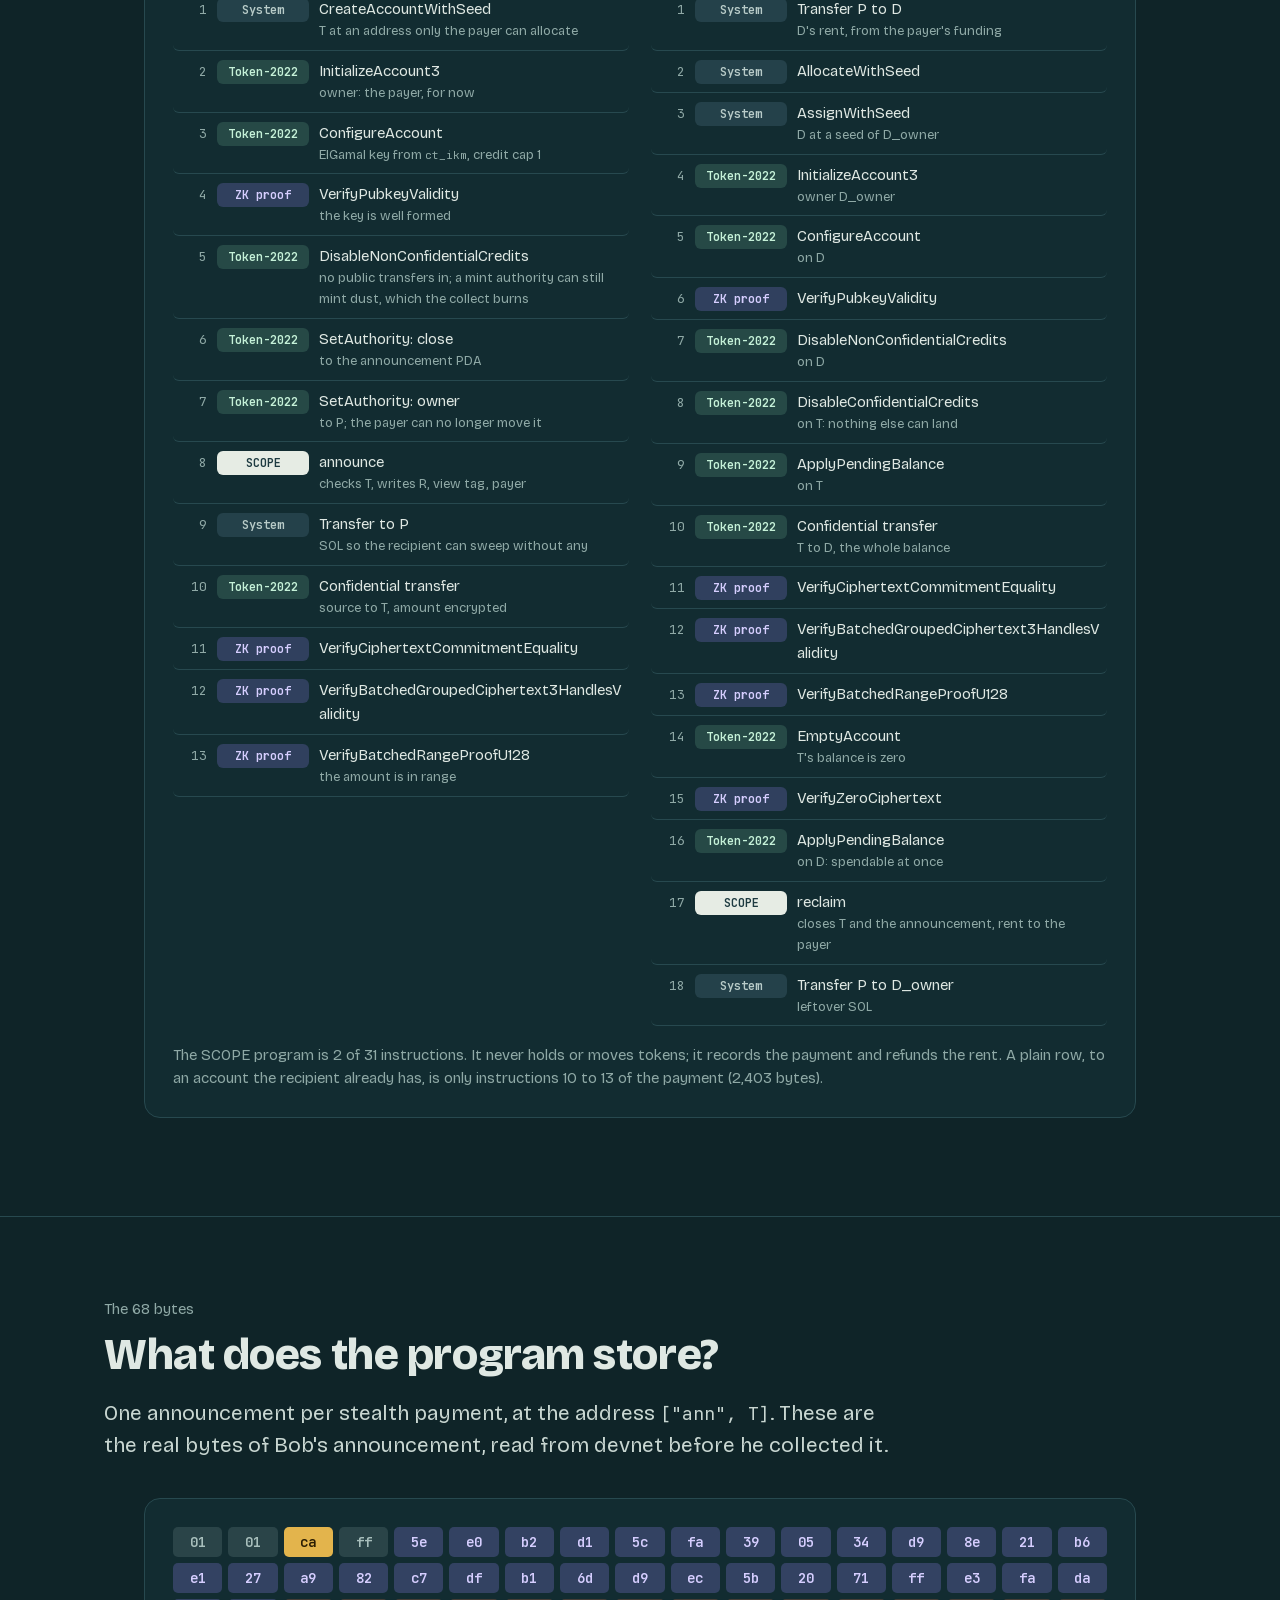
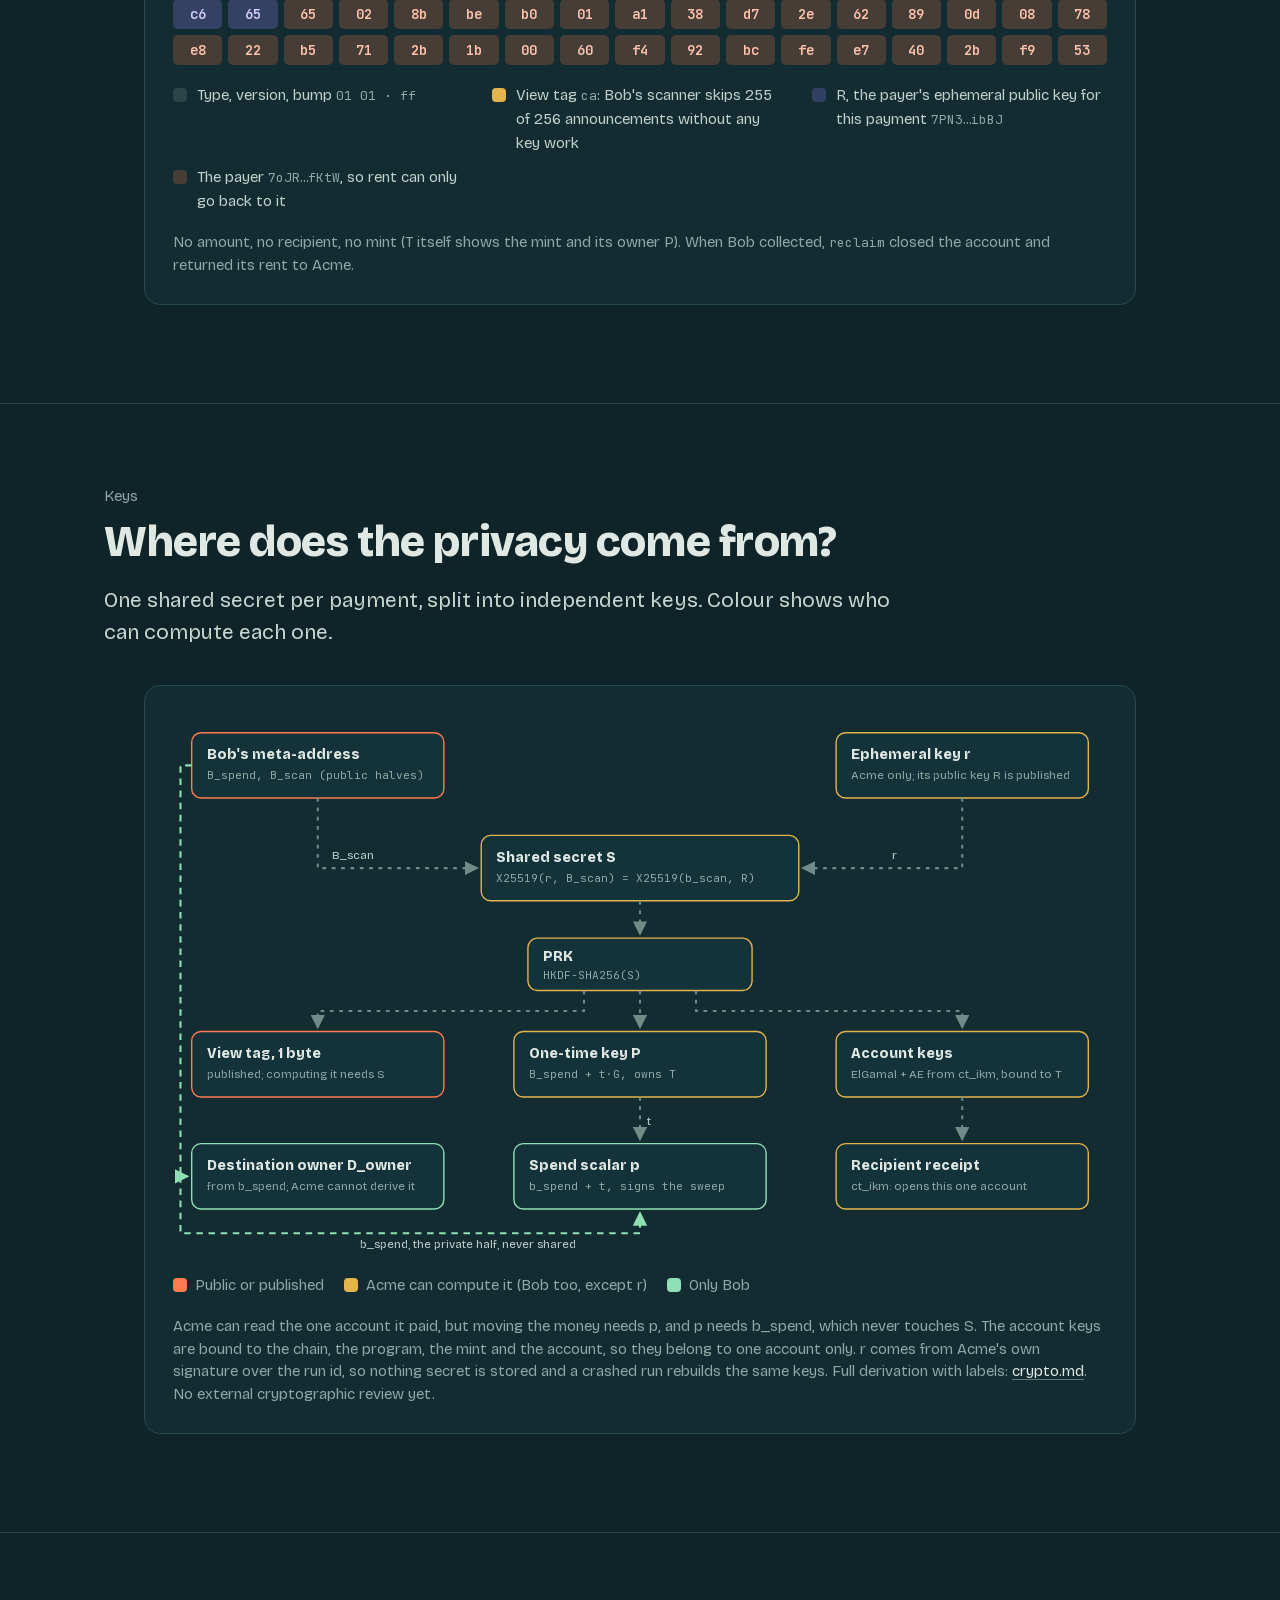
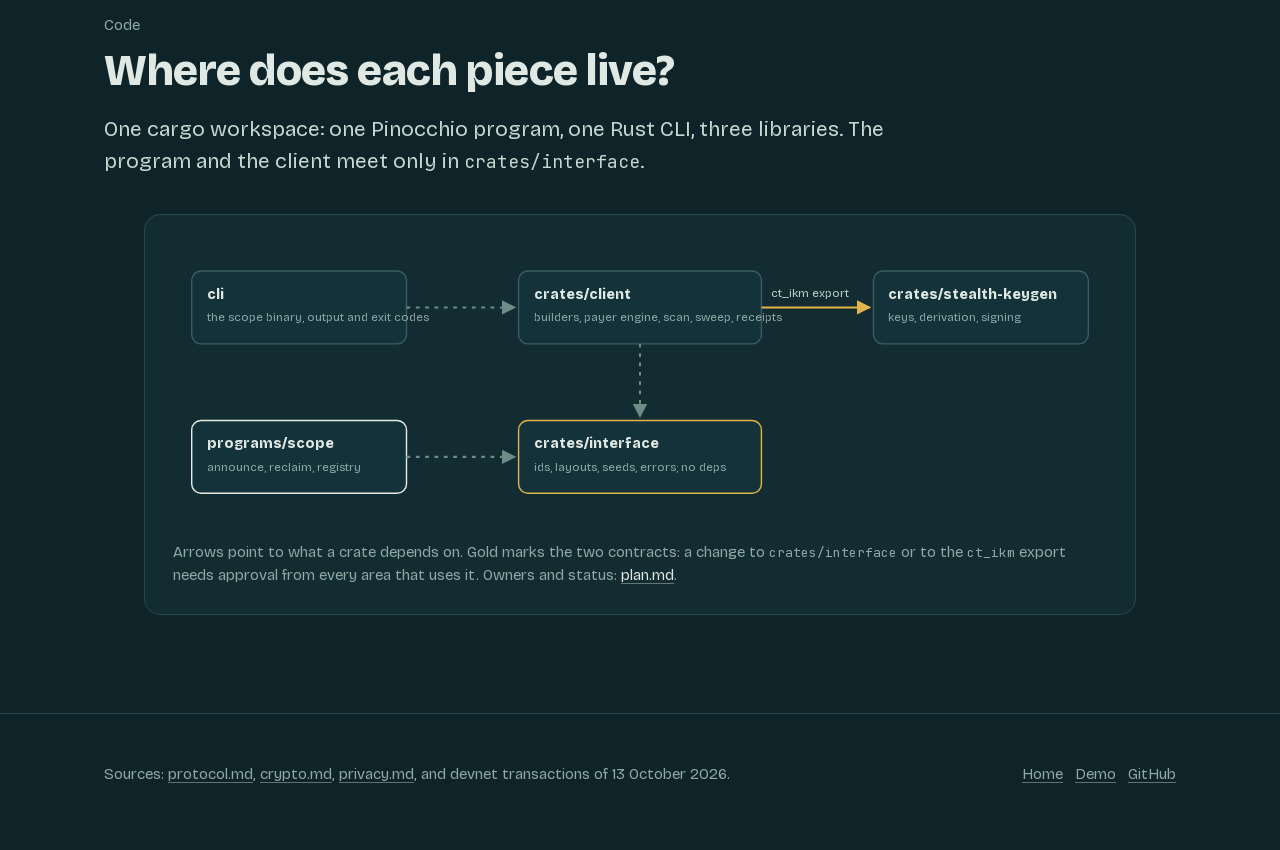
<file: architecture.html>
<!doctype html>
<html lang="en">
<head>
<meta charset="utf-8">
<meta name="viewport" content="width=device-width, initial-scale=1, viewport-fit=cover">
<title>SCOPE architecture</title>
<meta name="description" content="How SCOPE works, from the payroll story down to instructions, bytes and keys.">
<meta property="og:title" content="SCOPE architecture">
<meta property="og:image" content="https://scope-protocol.github.io/demo/poster.jpg">
<link rel="stylesheet" href="assets/site.css">
<style>
.intro { padding-block: 80px 40px; }
.intro h1 { font-size: clamp(40px, 5.4vw, 68px); }
.intro .lead { margin-top: 22px; }
.subnav { position: sticky; top: calc(62px + env(safe-area-inset-top, 0px)); z-index: 15; background: color-mix(in srgb, var(--ink) 92%, transparent); backdrop-filter: blur(8px); border-bottom: 1px solid var(--line); }
.subnav .wrap { display: flex; gap: 6px; overflow-x: auto; padding-block: 10px; scrollbar-width: none; }
.subnav a { flex: none; text-decoration: none; color: var(--muted); font-size: 15px; padding: 7px 13px; border-radius: 999px; }
.subnav a.on { background: var(--panel-2); color: var(--text); }
section.block { padding-block: 80px; }
.kicker { font-size: 15px; color: var(--muted); margin-bottom: 10px; }
.gloss { display: grid; grid-template-columns: repeat(auto-fit, minmax(300px, 1fr)); gap: 8px 32px; margin: 30px 0 0; font-size: 16px; }
.gloss div { display: flex; gap: 12px; }
.gloss dt { font: 600 15px var(--mono); color: var(--gold); min-width: 112px; }
.gloss dd { margin: 0; color: #c2d1cc; }

/* svg diagrams */
.dg text { font-family: var(--sans); fill: var(--text); }
.dg .t { font-size: 15px; font-weight: 700; }
.dg .s { font-size: 12.5px; fill: var(--muted); }
.dg .m { font-family: var(--mono); font-size: 12px; fill: var(--muted); }
.dg .zone { fill: none; stroke: var(--line); stroke-dasharray: 5 6; }
.dg .zl { font-size: 12px; font-weight: 700; fill: var(--muted); letter-spacing: .04em; }
.dg .box { fill: var(--panel); stroke: #3a5c62; stroke-width: 1.5; }
.dg .pay { stroke: var(--gold); }
.dg .rec { stroke: var(--mint); }
.dg .enc { stroke: var(--foil); }
.dg .pub { stroke: var(--expose); }
.dg .prog { stroke: var(--paper); }
.dg .ln { fill: none; stroke-width: 2.2; }
.dg .ln.pay { stroke: var(--gold); }
.dg .ln.rec { stroke: var(--mint); }
.dg .ln.pub { stroke: var(--expose); stroke-dasharray: 6 6; }
.dg .ln.mut { stroke: #6f8c88; stroke-dasharray: 4 6; }
.dg .ln.dash { stroke-dasharray: 7 6; }
.dg .num circle { fill: var(--paper); }
.dg .num text { fill: var(--paper-ink); font-size: 13px; font-weight: 800; text-anchor: middle; }
.dg .lbl { font-size: 12.5px; fill: #c2d1cc; }

ol.keyed { list-style: none; padding: 0; margin: 26px 0 0; display: grid; grid-template-columns: repeat(auto-fit, minmax(300px, 1fr)); gap: 14px 30px; counter-reset: k; }
ol.keyed li { counter-increment: k; display: grid; grid-template-columns: 28px 1fr; gap: 12px; font-size: 16px; color: #c2d1cc; }
ol.keyed li::before { content: counter(k); width: 26px; height: 26px; border-radius: 50%; background: var(--paper); color: var(--paper-ink); font: 800 13px var(--sans); display: grid; place-items: center; }

/* payroll run */
.run { margin-top: 36px; }
.stepper { display: grid; grid-template-columns: repeat(5, 1fr); gap: 8px; }
.stepper button { text-align: left; background: var(--ink-2); border: 1px solid var(--line); border-radius: 12px; padding: 12px 14px; color: var(--muted); cursor: pointer; font: 400 14px var(--sans); }
.stepper button b { display: block; font-size: 18px; color: var(--text); margin-top: 2px; }
.stepper button.cur { border-color: var(--paper); background: var(--panel-2); }
.stepper button.done b { color: var(--muted); }
@media (max-width: 720px) { .stepper { grid-template-columns: repeat(3, 1fr); } }
.runbody { display: grid; grid-template-columns: 1fr 1fr; gap: 22px; margin-top: 18px; }
@media (max-width: 900px) { .runbody { grid-template-columns: 1fr; } }
.runbody .card p { font-size: 17px; }
.term { margin-top: 16px; background: #0a1a1d; border: 1px solid var(--line); border-radius: 10px; padding: 14px 16px; font: 13.5px/1.6 var(--mono); color: #cfe0dc; white-space: pre-wrap; word-break: break-all; }
.term .p { color: var(--gold); }
.term .ok { color: var(--mint); }
.term .t { color: var(--muted); }
.viewbar { display: flex; flex-wrap: wrap; justify-content: space-between; align-items: center; gap: 12px; margin-top: 22px; }
.viewbar .tabs button { font-size: 15px; padding: 7px 14px; }
table.ledger { width: 100%; border-collapse: collapse; font-size: 15px; margin-top: 14px; }
table.ledger th { text-align: left; color: var(--muted); font-weight: 600; font-size: 13px; padding: 8px 12px 8px 0; border-bottom: 1px solid var(--line); }
table.ledger td { padding: 12px 12px 12px 0; border-bottom: 1px solid var(--line); vertical-align: top; }
table.ledger td.amt { text-align: right; font-family: var(--mono); white-space: nowrap; }
table.ledger .ct { color: var(--foil-ink); }
table.ledger .clear { color: var(--mint); font-weight: 600; }
table.ledger .sub { display: block; font-size: 13px; color: var(--muted); margin-top: 2px; }
table.ledger .empty { color: var(--muted); text-align: center; padding: 26px; }
table.ledger tr.new td { animation: rowin .5s ease-out; }
@keyframes rowin { from { background: color-mix(in srgb, var(--gold) 14%, transparent); } }
#viewnote { margin-top: 14px; font-size: 16px; color: #c2d1cc; }

/* state machine + ladders */
.states { display: grid; grid-template-columns: repeat(7, minmax(110px, 1fr)); gap: 8px; min-width: 860px; }
.st { background: var(--panel); border: 1.5px solid #3a5c62; border-radius: 10px; padding: 12px; transition: border-color .2s, background .2s; }
.st b { display: block; font-size: 16px; }
.st span { font-size: 13px; color: var(--muted); }
.st.by-scope { border-color: var(--paper); }
.st.hl { border-color: var(--gold); background: color-mix(in srgb, var(--gold) 12%, var(--panel)); }
.owners { display: grid; grid-template-columns: 2fr 5fr; gap: 8px; min-width: 860px; margin-bottom: 8px; font-size: 13px; color: var(--muted); }
.owners div { border-top: 3px solid var(--gold); padding-top: 6px; }
.owners div + div { border-color: var(--mint); }
.ladders { display: grid; grid-template-columns: 1fr 1fr; gap: 22px; margin-top: 26px; }
@media (max-width: 900px) { .ladders { grid-template-columns: 1fr; } }
.ladder h3 { font-size: 19px; }
.ladder .meta { font-size: 14px; color: var(--muted); margin: 6px 0 12px; }
ol.ix { list-style: none; padding: 0; margin: 0; counter-reset: i; }
ol.ix li { counter-increment: i; display: grid; grid-template-columns: 28px 92px 1fr; gap: 10px; align-items: baseline; padding: 8px 6px; border-bottom: 1px solid var(--line); font-size: 15px; border-radius: 6px; cursor: default; }
ol.ix li::before { content: counter(i); color: var(--muted); font: 13px var(--mono); text-align: right; }
ol.ix li:hover, ol.ix li:focus { background: var(--panel); outline: none; }
ol.ix li small { display: block; color: var(--muted); font-size: 13px; }
ol.ix li > span:last-child { min-width: 0; overflow-wrap: anywhere; }
.p-sys { background: #24414a; color: #b8cbc8; }
.p-t22 { background: color-mix(in srgb, var(--mint) 16%, transparent); color: #c5f1d8; }
.p-zk { background: color-mix(in srgb, var(--foil) 22%, transparent); color: var(--foil-ink); }
.p-scope { background: var(--paper); color: var(--paper-ink); }
ol.ix .chip { font-size: 12px; text-align: center; }

.bytes { display: grid; grid-template-columns: repeat(17, 1fr); gap: 6px; font: 600 14px var(--mono); min-width: 700px; }
.bytes b { text-align: center; padding: 6px 0; border-radius: 5px; }
.b-hdr { background: #2a4448; color: #a8bfbc; }
.b-tag { background: var(--gold); color: #2a1d03; }
.b-r { background: color-mix(in srgb, var(--foil) 24%, transparent); color: var(--foil-ink); }
.b-pay { background: color-mix(in srgb, var(--expose) 22%, transparent); color: #ffc2ad; }
.blegend { display: grid; grid-template-columns: repeat(auto-fit, minmax(220px, 1fr)); gap: 10px 24px; margin-top: 18px; font-size: 15px; color: #c2d1cc; }
.blegend div { display: flex; gap: 10px; align-items: baseline; }
.blegend i { width: 14px; height: 14px; border-radius: 4px; flex: none; transform: translateY(2px); }
.blegend code { color: var(--muted); }
</style>
</head>
<body>
<header class="top">
  <div class="wrap">
    <a class="brand" href="./">SCOPE</a>
    <nav>
      <a href="./">Home</a>
      <a href="architecture.html" aria-current="page">Architecture</a>
      <a href="demo/">Demo</a>
      <a href="pitchdeck/SCOPE-Turbin3-Pitchdeck-v2.pdf">Pitchdeck</a>
      <a class="wide" href="https://github.com/scope-protocol/scope">Code</a>
    </nav>
  </div>
</header>

<div class="intro">
  <div class="wrap">
    <h1>How SCOPE works</h1>
    <p class="lead">From the payroll story down to instructions, bytes and keys. Every address and number on this page comes from the devnet run of 13 October 2026, or from the repository's docs.</p>
    <dl class="gloss">
      <div><dt>T</dt><dd>the one-time token account a payment lands in</dd></div>
      <div><dt>P</dt><dd>the one-time key that owns T, derived for Bob</dd></div>
      <div><dt>R</dt><dd>the payer's public ephemeral key for this payment</dd></div>
      <div><dt>D</dt><dd>Bob's fresh account, owned by his key D_owner</dd></div>
      <div><dt>b_scan, b_spend</dt><dd>Bob's private scan and spend keys</dd></div>
      <div><dt>ct_ikm</dt><dd>the seed of T's encryption keys</dd></div>
    </dl>
  </div>
</div>

<nav class="subnav" aria-label="Sections">
  <div class="wrap">
    <a href="#overview">Overview</a>
    <a href="#payroll">A payroll run</a>
    <a href="#system">What runs where</a>
    <a href="#payment">One payment</a>
    <a href="#bytes">The 68 bytes</a>
    <a href="#keys">Keys</a>
    <a href="#code">Code</a>
  </div>
</nav>

<main>
<!-- 1 overview -->
<section class="block" id="overview">
  <div class="wrap">
    <p class="kicker">Overview</p>
    <h2>How does one payment travel?</h2>
    <p class="lead">One transaction from the payer, one from the recipient, and a one-time account in between that the payer opens and the recipient empties.</p>
    <figure class="fig">
      <div class="scroll">
      <svg class="dg" viewBox="0 0 1000 470" role="img" aria-label="Payment flow: Acme pays into a one-time account T and writes an announcement; Bob scans, sweeps T into his fresh account D; rent returns to Acme; an auditor verifies a receipt.">
        <defs>
          <marker id="ag" viewBox="0 0 10 10" refX="9" refY="5" markerWidth="7" markerHeight="7" orient="auto"><path d="M0,0 L10,5 L0,10z" fill="#e3b44c"/></marker>
          <marker id="am" viewBox="0 0 10 10" refX="9" refY="5" markerWidth="7" markerHeight="7" orient="auto"><path d="M0,0 L10,5 L0,10z" fill="#8fe0b4"/></marker>
          <marker id="ax" viewBox="0 0 10 10" refX="9" refY="5" markerWidth="7" markerHeight="7" orient="auto"><path d="M0,0 L10,5 L0,10z" fill="#6f8c88"/></marker>
        </defs>
        <rect class="zone" x="16" y="60" width="210" height="300" rx="14"/><text class="zl" x="34" y="84">ACME'S MACHINE</text>
        <rect class="zone" x="262" y="60" width="476" height="300" rx="14"/><text class="zl" x="280" y="84">SOLANA</text>
        <rect class="zone" x="774" y="60" width="210" height="300" rx="14"/><text class="zl" x="792" y="84">BOB'S MACHINE</text>

        <rect class="box pay" x="36" y="180" width="170" height="72" rx="10"/><text class="t" x="52" y="210">Acme</text><text class="m" x="52" y="232">scope pay</text>
        <rect class="box enc" x="290" y="110" width="200" height="86" rx="10"/><text class="t" x="306" y="138">One-time account T</text><text class="s" x="306" y="160">owner P, Bob's one-time key</text><text class="s" x="306" y="180">balance: encrypted</text>
        <rect class="box enc" x="520" y="110" width="200" height="86" rx="10"/><text class="t" x="536" y="138">Bob's fresh account D</text><text class="s" x="536" y="160">owner D_owner, only Bob's</text><text class="s" x="536" y="180">balance: encrypted</text>
        <rect class="box prog" x="290" y="250" width="200" height="72" rx="10"/><text class="t" x="306" y="278">Announcement</text><text class="s" x="306" y="300">68 bytes: R, view tag, payer</text>
        <text class="s" x="520" y="226">Tokens move only through Token-2022.</text>
        <text class="s" x="520" y="244">The SCOPE program never holds them.</text>
        <rect class="box rec" x="794" y="180" width="170" height="72" rx="10"/><text class="t" x="810" y="210">Bob</text><text class="m" x="810" y="232">scope scan, sweep</text>
        <rect class="box" x="420" y="398" width="170" height="56" rx="10"/><text class="t" x="436" y="422">Auditor</text><text class="m" x="436" y="442">scope verify</text>

        <path class="ln mut" d="M879 180 V30 H121 V176" marker-end="url(#ax)"/>
        <path class="ln pay" d="M206 204 H250 V153 H286" marker-end="url(#ag)"/>
        <path class="ln pay" d="M206 228 H250 V286 H286" marker-end="url(#ag)"/>
        <path class="ln rec dash" d="M794 236 H760 V300 H494" marker-end="url(#am)"/>
        <path class="ln rec" d="M490 153 H516" marker-end="url(#am)"/>
        <path class="ln rec dash" d="M390 322 V380 H121 V256" marker-end="url(#am)"/>
        <path class="ln rec dash" d="M879 252 V426 H594" marker-end="url(#am)"/>

        <g class="num"><circle cx="500" cy="30" r="13"/><text x="500" y="35">1</text></g>
        <g class="num"><circle cx="250" cy="180" r="13"/><text x="250" y="185">2</text></g>
        <g class="num"><circle cx="760" cy="268" r="13"/><text x="760" y="273">3</text></g>
        <g class="num"><circle cx="503" cy="153" r="13"/><text x="503" y="158">4</text></g>
        <g class="num"><circle cx="250" cy="380" r="13"/><text x="250" y="385">5</text></g>
        <g class="num"><circle cx="879" cy="340" r="13"/><text x="879" y="345">6</text></g>
      </svg>
      </div>
      <ol class="keyed">
        <li>Bob gives Acme one meta-address, once, off chain.</li>
        <li>One Acme transaction creates T, encrypts it to keys derived for this payment, hands it to Bob's one-time key P, writes the announcement and pays in.</li>
        <li>Bob's scanner reads announcements and recognises his by its view tag and keys.</li>
        <li>One Bob transaction moves the whole balance from T to his fresh account D.</li>
        <li>The same transaction closes T and the announcement; their rent goes back to Acme.</li>
        <li>A receipt lets an auditor read and verify that one payment against the chain.</li>
      </ol>
      <div class="legend"><span><i style="background:var(--gold)"></i>Acme's transaction</span><span><i style="background:var(--mint)"></i>Bob's transaction</span><span><i style="background:var(--foil)"></i>Encrypted balance</span><span><i style="background:var(--paper)"></i>Written by the SCOPE program</span></div>
    </figure>
    <div class="cols">
      <div class="card"><h3><span class="chip c-enc">hidden</span><br><br>Every amount</h3><p>All rows are Token-2022 confidential transfers. The ledger holds ElGamal ciphertexts and zero-knowledge proofs, never a plain number.</p></div>
      <div class="card"><h3><span class="chip c-enc">hidden</span><br><br>Who a stealth recipient is</h3><p>Each payment lands in a fresh account owned by a fresh key. Only the recipient's scan key recognises it.</p></div>
      <div class="card"><h3><span class="chip c-pub">visible on purpose</span><br><br>The payer</h3><p>No pool, no relayer, no mixer. The payer signs every payment and can prove any amount to an auditor.</p></div>
    </div>
  </div>
</section>

<!-- 2 payroll -->
<section class="block" id="payroll">
  <div class="wrap">
    <p class="kicker">A payroll run</p>
    <h2>What does a run look like on chain?</h2>
    <p class="lead">Acme pays Alice, who has a known confidential account, and Bob, who uses SCOPE's one-time accounts. Step through the real devnet run and switch whose eyes you look through.</p>
    <div class="run">
      <div class="stepper" id="stepper"></div>
      <div class="runbody">
        <div class="card"><h3 id="sTitle"></h3><p id="sBody" style="margin-top:8px"></p><div class="term" id="sTerm"></div></div>
        <div class="card">
          <div class="viewbar">
            <div class="tabs" id="seg" role="group" aria-label="Seen by">
              <button type="button" data-view="public" aria-pressed="true">Public</button>
              <button type="button" data-view="acme" aria-pressed="false">Acme</button>
              <button type="button" data-view="bob" aria-pressed="false">Bob</button>
              <button type="button" data-view="audit" aria-pressed="false">Auditor</button>
            </div>
            <button type="button" class="btn" id="play" style="padding:8px 14px;font-size:15px">Play the run</button>
          </div>
          <div class="scroll"><table class="ledger"><thead><tr><th>From</th><th>To</th><th style="text-align:right">Amount, dUSD</th></tr></thead><tbody id="ledger"></tbody></table></div>
          <p id="viewnote"></p>
        </div>
      </div>
    </div>
  </div>
</section>

<!-- 3 system -->
<section class="block" id="system">
  <div class="wrap">
    <p class="kicker">What runs where</p>
    <h2>Which parts touch money?</h2>
    <p class="lead">Two command-line clients, Solana's own token and proof programs, and one small program of ours beside the money path.</p>
    <figure class="fig">
      <div class="scroll">
      <svg class="dg" viewBox="0 0 1000 400" role="img" aria-label="System: scope pay and scope sweep call Token-2022 and the ZK proof program, which hold and move tokens; they also call the SCOPE program for announce and reclaim; scope scan reads announcements; scope verify reads the payment transaction.">
        <defs>
          <marker id="bg" viewBox="0 0 10 10" refX="9" refY="5" markerWidth="7" markerHeight="7" orient="auto"><path d="M0,0 L10,5 L0,10z" fill="#e3b44c"/></marker>
          <marker id="bm" viewBox="0 0 10 10" refX="9" refY="5" markerWidth="7" markerHeight="7" orient="auto"><path d="M0,0 L10,5 L0,10z" fill="#8fe0b4"/></marker>
          <marker id="bx" viewBox="0 0 10 10" refX="9" refY="5" markerWidth="7" markerHeight="7" orient="auto"><path d="M0,0 L10,5 L0,10z" fill="#6f8c88"/></marker>
        </defs>
        <rect class="zone" x="16" y="30" width="230" height="250" rx="14"/><text class="zl" x="34" y="54">PAYER'S MACHINE</text>
        <rect class="zone" x="300" y="30" width="400" height="250" rx="14"/><text class="zl" x="318" y="54">SOLANA</text>
        <rect class="zone" x="754" y="30" width="230" height="250" rx="14"/><text class="zl" x="772" y="54">RECIPIENT'S MACHINE</text>
        <rect class="box pay" x="36" y="100" width="190" height="96" rx="10"/><text class="t" x="52" y="130">scope pay</text><text class="s" x="52" y="152">keys from the payer keypair</text><text class="s" x="52" y="172">journal, resume, receipts</text>
        <rect class="box enc" x="330" y="76" width="340" height="86" rx="10"/><text class="t" x="346" y="106">Token-2022 + ZK ElGamal proof program</text><text class="s" x="346" y="128">hold and move every token, verify every proof</text><text class="s" x="346" y="148">Solana's programs, not ours</text>
        <rect class="box prog" x="330" y="190" width="340" height="70" rx="10"/><text class="t" x="346" y="220">SCOPE program</text><text class="m" x="346" y="242">announce, reclaim, register, deregister</text>
        <rect class="box rec" x="774" y="100" width="190" height="96" rx="10"/><text class="t" x="790" y="130">scope scan, sweep</text><text class="s" x="790" y="152">scan key b_scan</text><text class="s" x="790" y="172">spend key b_spend</text>
        <rect class="box" x="415" y="320" width="170" height="60" rx="10"/><text class="t" x="431" y="345">Auditor</text><text class="m" x="431" y="366">scope verify</text>
        <path class="ln pay" d="M226 128 H326" marker-end="url(#bg)"/><text class="lbl" x="240" y="120">pays</text>
        <path class="ln pay" d="M226 176 H270 V225 H326" marker-end="url(#bg)"/><text class="lbl" x="232" y="245">announce</text>
        <path class="ln rec" d="M774 128 H674" marker-end="url(#bm)"/><text class="lbl" x="700" y="120">sweep</text>
        <path class="ln rec" d="M774 176 H730 V218 H674" marker-end="url(#bm)"/><text class="lbl" x="712" y="243">reclaim</text>
        <path class="ln mut" d="M869 196 V300 H560 V264" marker-end="url(#bx)"/><text class="lbl" x="680" y="318">scan reads announcements</text>
        <path class="ln mut" d="M415 350 H300 V140 H326" marker-end="url(#bx)"/><text class="lbl" x="306" y="300">reads the payment</text>
        <path class="ln pay dash" d="M330 250 H131 V200" marker-end="url(#bg)"/><text class="lbl" x="150" y="268">rent back to the payer</text>
      </svg>
      </div>
      <div class="legend"><span><i style="background:var(--gold)"></i>Payer's transaction</span><span><i style="background:var(--mint)"></i>Recipient's transaction</span><span><i style="background:#6f8c88"></i>Read only</span></div>
    </figure>
    <div class="cols">
      <div class="card"><h3>The payer sets up a stranger's account</h3><p>Token-2022 checks only the current owner's signature. The payer owns the new account while it configures it, then hands it to the recipient's one-time key.</p></div>
      <div class="card"><h3>Nobody can squat the address</h3><p>The one-time account lives at <code>create_with_seed(payer, seed(R))</code>, an address only the payer can allocate.</p></div>
      <div class="card"><h3>At most one payment lands</h3><p><code>announce</code> refuses the account unless it accepts one confidential credit at most and no public credits.</p></div>
    </div>
  </div>
</section>

<!-- 4 one payment -->
<section class="block" id="payment">
  <div class="wrap">
    <p class="kicker">One payment</p>
    <h2>What happens to the one-time account?</h2>
    <p class="lead">Seven states across two atomic transactions. The chain itself is the status: an announcement that still exists is a payment not yet collected. Point at an instruction to see the state it moves the account into.</p>
    <figure class="fig">
      <div class="scroll">
        <div class="owners"><div>owned by the payer</div><div>owned by P, the recipient's one-time key</div></div>
        <div class="states" id="states">
          <div class="st" data-s="created"><b>Created</b><span>by the payer</span></div>
          <div class="st" data-s="configured"><b>Configured</b><span>1 credit, no public credits</span></div>
          <div class="st" data-s="handed"><b>Handed over</b><span>owner P, close authority the PDA</span></div>
          <div class="st by-scope" data-s="announced"><b>Announced</b><span>68 bytes, by SCOPE</span></div>
          <div class="st" data-s="funded"><b>Funded</b><span>one encrypted credit</span></div>
          <div class="st" data-s="swept"><b>Swept</b><span>whole balance to D</span></div>
          <div class="st by-scope" data-s="closed"><b>Closed</b><span>rent to the payer, by SCOPE</span></div>
        </div>
      </div>
      <div class="ladders">
        <div class="ladder">
          <h3>The payment, signed by Acme</h3>
          <p class="meta">13 instructions, 3,006 of 4,096 bytes, 257,432 CU. <a href="https://explorer.solana.com/tx/5XphEUrtpNUAbrEubbu7mXLWXNxYpWjFNoMAq3YvxiF9xmq5xCvG5w4iaksE3wTgCpwJmmwjcy935TihLPmkCUBD?cluster=devnet">5XphEUrt</a></p>
          <ol class="ix">
            <li data-s="created"><span class="chip p-sys">System</span><span>CreateAccountWithSeed<small>T at an address only the payer can allocate</small></span></li>
            <li data-s="created"><span class="chip p-t22">Token-2022</span><span>InitializeAccount3<small>owner: the payer, for now</small></span></li>
            <li data-s="configured"><span class="chip p-t22">Token-2022</span><span>ConfigureAccount<small>ElGamal key from <code>ct_ikm</code>, credit cap 1</small></span></li>
            <li data-s="configured"><span class="chip p-zk">ZK proof</span><span>VerifyPubkeyValidity<small>the key is well formed</small></span></li>
            <li data-s="configured"><span class="chip p-t22">Token-2022</span><span>DisableNonConfidentialCredits<small>no public transfers in; a mint authority can still mint dust, which the collect burns</small></span></li>
            <li data-s="handed"><span class="chip p-t22">Token-2022</span><span>SetAuthority: close<small>to the announcement PDA</small></span></li>
            <li data-s="handed"><span class="chip p-t22">Token-2022</span><span>SetAuthority: owner<small>to P; the payer can no longer move it</small></span></li>
            <li data-s="announced"><span class="chip p-scope">SCOPE</span><span>announce<small>checks T, writes R, view tag, payer</small></span></li>
            <li data-s="funded"><span class="chip p-sys">System</span><span>Transfer to P<small>SOL so the recipient can sweep without any</small></span></li>
            <li data-s="funded"><span class="chip p-t22">Token-2022</span><span>Confidential transfer<small>source to T, amount encrypted</small></span></li>
            <li data-s="funded"><span class="chip p-zk">ZK proof</span><span>VerifyCiphertextCommitmentEquality</span></li>
            <li data-s="funded"><span class="chip p-zk">ZK proof</span><span>VerifyBatchedGroupedCiphertext3HandlesValidity</span></li>
            <li data-s="funded"><span class="chip p-zk">ZK proof</span><span>VerifyBatchedRangeProofU128<small>the amount is in range</small></span></li>
          </ol>
        </div>
        <div class="ladder">
          <h3>The collect, signed by Bob's keys</h3>
          <p class="meta">18 instructions, 3,386 bytes, 276,941 CU, fee paid by P. <a href="https://explorer.solana.com/tx/2XtLVsMYSC6ikrZ8dYW9SMYae3ZXBSDAK8tvHXki2iaR6qB8YxpphaBZuxpczG3J3GNJczdPVTQyg9LtFne9GSKz?cluster=devnet">2XtLVsMY</a></p>
          <ol class="ix">
            <li data-s="swept"><span class="chip p-sys">System</span><span>Transfer P to D<small>D's rent, from the payer's funding</small></span></li>
            <li data-s="swept"><span class="chip p-sys">System</span><span>AllocateWithSeed</span></li>
            <li data-s="swept"><span class="chip p-sys">System</span><span>AssignWithSeed<small>D at a seed of D_owner</small></span></li>
            <li data-s="swept"><span class="chip p-t22">Token-2022</span><span>InitializeAccount3<small>owner D_owner</small></span></li>
            <li data-s="swept"><span class="chip p-t22">Token-2022</span><span>ConfigureAccount<small>on D</small></span></li>
            <li data-s="swept"><span class="chip p-zk">ZK proof</span><span>VerifyPubkeyValidity</span></li>
            <li data-s="swept"><span class="chip p-t22">Token-2022</span><span>DisableNonConfidentialCredits<small>on D</small></span></li>
            <li data-s="swept"><span class="chip p-t22">Token-2022</span><span>DisableConfidentialCredits<small>on T: nothing else can land</small></span></li>
            <li data-s="swept"><span class="chip p-t22">Token-2022</span><span>ApplyPendingBalance<small>on T</small></span></li>
            <li data-s="swept"><span class="chip p-t22">Token-2022</span><span>Confidential transfer<small>T to D, the whole balance</small></span></li>
            <li data-s="swept"><span class="chip p-zk">ZK proof</span><span>VerifyCiphertextCommitmentEquality</span></li>
            <li data-s="swept"><span class="chip p-zk">ZK proof</span><span>VerifyBatchedGroupedCiphertext3HandlesValidity</span></li>
            <li data-s="swept"><span class="chip p-zk">ZK proof</span><span>VerifyBatchedRangeProofU128</span></li>
            <li data-s="swept"><span class="chip p-t22">Token-2022</span><span>EmptyAccount<small>T's balance is zero</small></span></li>
            <li data-s="swept"><span class="chip p-zk">ZK proof</span><span>VerifyZeroCiphertext</span></li>
            <li data-s="swept"><span class="chip p-t22">Token-2022</span><span>ApplyPendingBalance<small>on D: spendable at once</small></span></li>
            <li data-s="closed"><span class="chip p-scope">SCOPE</span><span>reclaim<small>closes T and the announcement, rent to the payer</small></span></li>
            <li data-s="closed"><span class="chip p-sys">System</span><span>Transfer P to D_owner<small>leftover SOL</small></span></li>
          </ol>
        </div>
      </div>
      <figcaption>The SCOPE program is 2 of 31 instructions. It never holds or moves tokens; it records the payment and refunds the rent. A plain row, to an account the recipient already has, is only instructions 10 to 13 of the payment (2,403 bytes).</figcaption>
    </figure>
  </div>
</section>

<!-- 5 bytes -->
<section class="block" id="bytes">
  <div class="wrap">
    <p class="kicker">The 68 bytes</p>
    <h2>What does the program store?</h2>
    <p class="lead">One announcement per stealth payment, at the address <code>["ann", T]</code>. These are the real bytes of Bob's announcement, read from devnet before he collected it.</p>
    <figure class="fig">
      <div class="scroll"><div class="bytes" id="bytegrid"></div></div>
      <div class="blegend">
        <div><i class="b-hdr"></i><span>Type, version, bump <code>01 01 · ff</code></span></div>
        <div><i class="b-tag"></i><span>View tag <code>ca</code>: Bob's scanner skips 255 of 256 announcements without any key work</span></div>
        <div><i class="b-r"></i><span>R, the payer's ephemeral public key for this payment <code>7PN3…ibBJ</code></span></div>
        <div><i class="b-pay"></i><span>The payer <code>7oJR…fKtW</code>, so rent can only go back to it</span></div>
      </div>
      <figcaption>No amount, no recipient, no mint (T itself shows the mint and its owner P). When Bob collected, <code>reclaim</code> closed the account and returned its rent to Acme.</figcaption>
    </figure>
  </div>
</section>

<!-- 6 keys -->
<section class="block" id="keys">
  <div class="wrap">
    <p class="kicker">Keys</p>
    <h2>Where does the privacy come from?</h2>
    <p class="lead">One shared secret per payment, split into independent keys. Colour shows who can compute each one.</p>
    <figure class="fig">
      <div class="scroll">
      <svg class="dg" viewBox="0 0 1000 580" role="img" aria-label="Key derivation tree from the meta-address and the ephemeral key to the shared secret, then the view tag, the one-time key P, the account keys, the recipient-only spend scalar and destination owner, and the receipt.">
        <defs>
          <marker id="kx" viewBox="0 0 10 10" refX="9" refY="5" markerWidth="7" markerHeight="7" orient="auto"><path d="M0,0 L10,5 L0,10z" fill="#6f8c88"/></marker>
          <marker id="km" viewBox="0 0 10 10" refX="9" refY="5" markerWidth="7" markerHeight="7" orient="auto"><path d="M0,0 L10,5 L0,10z" fill="#8fe0b4"/></marker>
        </defs>
        <rect class="box pub" x="20" y="20" width="270" height="70" rx="10"/><text class="t" x="36" y="48">Bob's meta-address</text><text class="m" x="36" y="70">B_spend, B_scan  (public halves)</text>
        <rect class="box pay" x="710" y="20" width="270" height="70" rx="10"/><text class="t" x="726" y="48">Ephemeral key r</text><text class="s" x="726" y="70">Acme only; its public key R is published</text>
        <rect class="box pay" x="330" y="130" width="340" height="70" rx="10"/><text class="t" x="346" y="158">Shared secret S</text><text class="m" x="346" y="180">X25519(r, B_scan) = X25519(b_scan, R)</text>
        <rect class="box pay" x="380" y="240" width="240" height="56" rx="10"/><text class="t" x="396" y="264">PRK</text><text class="m" x="396" y="284">HKDF-SHA256(S)</text>
        <rect class="box pub" x="20" y="340" width="270" height="70" rx="10"/><text class="t" x="36" y="368">View tag, 1 byte</text><text class="s" x="36" y="390">published; computing it needs S</text>
        <rect class="box pay" x="365" y="340" width="270" height="70" rx="10"/><text class="t" x="381" y="368">One-time key P</text><text class="m" x="381" y="390">B_spend + t·G, owns T</text>
        <rect class="box pay" x="710" y="340" width="270" height="70" rx="10"/><text class="t" x="726" y="368">Account keys</text><text class="s" x="726" y="390">ElGamal + AE from ct_ikm, bound to T</text>
        <rect class="box rec" x="365" y="460" width="270" height="70" rx="10"/><text class="t" x="381" y="488">Spend scalar p</text><text class="m" x="381" y="510">b_spend + t, signs the sweep</text>
        <rect class="box rec" x="20" y="460" width="270" height="70" rx="10"/><text class="t" x="36" y="488">Destination owner D_owner</text><text class="s" x="36" y="510">from b_spend; Acme cannot derive it</text>
        <rect class="box pay" x="710" y="460" width="270" height="70" rx="10"/><text class="t" x="726" y="488">Recipient receipt</text><text class="s" x="726" y="510">ct_ikm: opens this one account</text>

        <path class="ln mut" d="M155 90 V165 H326" marker-end="url(#kx)"/><text class="lbl" x="170" y="155">B_scan</text>
        <path class="ln mut" d="M845 90 V165 H674" marker-end="url(#kx)"/><text class="lbl" x="770" y="155">r</text>
        <path class="ln mut" d="M500 200 V236" marker-end="url(#kx)"/>
        <path class="ln mut" d="M440 296 V318 H155 V336" marker-end="url(#kx)"/>
        <path class="ln mut" d="M500 296 V336" marker-end="url(#kx)"/>
        <path class="ln mut" d="M560 296 V318 H845 V336" marker-end="url(#kx)"/>
        <path class="ln mut" d="M500 410 V456" marker-end="url(#kx)"/><text class="lbl" x="508" y="440">t</text>
        <path class="ln mut" d="M845 410 V456" marker-end="url(#kx)"/>
        <path class="ln rec dash" d="M20 55 H8 V495 H16" marker-end="url(#km)"/>
        <path class="ln rec dash" d="M8 495 V556 H500 V534" marker-end="url(#km)"/><text class="lbl" x="200" y="572">b_spend, the private half, never shared</text>
      </svg>
      </div>
      <div class="legend"><span><i style="background:var(--expose)"></i>Public or published</span><span><i style="background:var(--gold)"></i>Acme can compute it (Bob too, except r)</span><span><i style="background:var(--mint)"></i>Only Bob</span></div>
      <figcaption>Acme can read the one account it paid, but moving the money needs p, and p needs b_spend, which never touches S. The account keys are bound to the chain, the program, the mint and the account, so they belong to one account only. r comes from Acme's own signature over the run id, so nothing secret is stored and a crashed run rebuilds the same keys. Full derivation with labels: <a href="https://github.com/scope-protocol/scope/blob/main/docs/crypto.md">crypto.md</a>. No external cryptographic review yet.</figcaption>
    </figure>
  </div>
</section>

<!-- 7 code -->
<section class="block" id="code">
  <div class="wrap">
    <p class="kicker">Code</p>
    <h2>Where does each piece live?</h2>
    <p class="lead">One cargo workspace: one Pinocchio program, one Rust CLI, three libraries. The program and the client meet only in <code>crates/interface</code>.</p>
    <figure class="fig">
      <div class="scroll">
      <svg class="dg" viewBox="0 0 1000 300" role="img" aria-label="Crate map: cli depends on crates/client, which depends on crates/stealth-keygen and crates/interface; programs/scope depends on crates/interface.">
        <defs><marker id="cx" viewBox="0 0 10 10" refX="9" refY="5" markerWidth="7" markerHeight="7" orient="auto"><path d="M0,0 L10,5 L0,10z" fill="#6f8c88"/></marker>
        <marker id="cg" viewBox="0 0 10 10" refX="9" refY="5" markerWidth="7" markerHeight="7" orient="auto"><path d="M0,0 L10,5 L0,10z" fill="#e3b44c"/></marker></defs>
        <rect class="box" x="20" y="30" width="230" height="78" rx="10"/><text class="t" x="36" y="60">cli</text><text class="s" x="36" y="84">the scope binary, output and exit codes</text>
        <rect class="box" x="370" y="30" width="260" height="78" rx="10"/><text class="t" x="386" y="60">crates/client</text><text class="s" x="386" y="84">builders, payer engine, scan, sweep, receipts</text>
        <rect class="box" x="750" y="30" width="230" height="78" rx="10"/><text class="t" x="766" y="60">crates/stealth-keygen</text><text class="s" x="766" y="84">keys, derivation, signing</text>
        <rect class="box prog" x="20" y="190" width="230" height="78" rx="10"/><text class="t" x="36" y="220">programs/scope</text><text class="s" x="36" y="244">announce, reclaim, registry</text>
        <rect class="box pay" x="370" y="190" width="260" height="78" rx="10"/><text class="t" x="386" y="220">crates/interface</text><text class="s" x="386" y="244">ids, layouts, seeds, errors; no deps</text>
        <path class="ln mut" d="M250 69 H366" marker-end="url(#cx)"/>
        <path class="ln pay" d="M630 69 H746" marker-end="url(#cg)"/><text class="lbl" x="640" y="58">ct_ikm export</text>
        <path class="ln mut" d="M500 108 V186" marker-end="url(#cx)"/>
        <path class="ln mut" d="M250 229 H366" marker-end="url(#cx)"/>
      </svg>
      </div>
      <figcaption>Arrows point to what a crate depends on. Gold marks the two contracts: a change to <code>crates/interface</code> or to the <code>ct_ikm</code> export needs approval from every area that uses it. Owners and status: <a href="https://github.com/scope-protocol/scope/blob/main/docs/plan.md">plan.md</a>.</figcaption>
    </figure>
  </div>
</section>
</main>

<footer class="site">
  <div class="wrap">
    <span>Sources: <a href="https://github.com/scope-protocol/scope/blob/main/docs/protocol.md">protocol.md</a>, <a href="https://github.com/scope-protocol/scope/blob/main/docs/crypto.md">crypto.md</a>, <a href="https://github.com/scope-protocol/scope/blob/main/docs/privacy.md">privacy.md</a>, and devnet transactions of 13 October 2026.</span>
    <span><a href="./">Home</a> &nbsp; <a href="demo/">Demo</a> &nbsp; <a href="https://github.com/scope-protocol/scope">GitHub</a></span>
  </div>
</footer>

<script>
(() => {
  const reduce = matchMedia('(prefers-reduced-motion: reduce)').matches;
  const $ = id => document.getElementById(id);
  const X = 'https://explorer.solana.com/';

  // sub-nav follows the reader
  const links = [...document.querySelectorAll('.subnav a')];
  const io = new IntersectionObserver(es => es.forEach(e => {
    if (e.isIntersecting) links.forEach(a => a.classList.toggle('on', a.hash === '#' + e.target.id));
  }), { rootMargin: '-40% 0px -55% 0px' });
  document.querySelectorAll('main section[id]').forEach(s => io.observe(s));

  // the real announcement
  const hex = '0101caff5ee0b2d15cfa390534d98e21b6e127a982c7dfb16dd9ec5b2071ffe3fadac66565028bbeb001a138d72e62890d0878e822b5712b1b0060f492bcfee7402bf953';
  $('bytegrid').innerHTML = Array.from({ length: 68 }, (_, i) => {
    const c = i === 2 ? 'b-tag' : i < 4 ? 'b-hdr' : i < 36 ? 'b-r' : 'b-pay';
    return `<b class="${c}" title="byte ${i}">${hex.slice(i * 2, i * 2 + 2)}</b>`;
  }).join('');

  // instructions highlight their state
  const states = [...document.querySelectorAll('#states .st')];
  document.querySelectorAll('ol.ix li').forEach(li => {
    li.tabIndex = 0;
    const on = () => states.forEach(s => s.classList.toggle('hl', s.dataset.s === li.dataset.s));
    const off = () => states.forEach(s => s.classList.remove('hl'));
    li.addEventListener('mouseenter', on); li.addEventListener('focus', on);
    li.addEventListener('mouseleave', off); li.addEventListener('blur', off);
  });

  // the devnet payroll run
  const steps = [
    { t: 'Register', sub: 'off chain', b: 'Bob runs scope register once and gives Acme the meta-address it prints. Alice already has a confidential account. Nothing touches the chain.',
      term: '<span class="p">bob $</span> scope register\nscope:28ptSr97hJ5j3TJQq1BKPVUP2PMH9uFPYKC6hJQ4Duttk1A3X…' },
    { t: 'Pay', sub: '2 transactions', b: 'scope pay checks every row first, then sends one transaction per person in random order. Alice gets a plain confidential transfer; Bob gets a one-time account created and paid in one go. A run killed halfway resumes without paying twice.',
      term: '<span class="p">acme $</span> scope pay --input payroll.csv\n<span class="ok">run b89071332bbcba2c: 2 rows paid</span>\n<span class="t">6 s on devnet</span>' },
    { t: 'Scan', sub: 'read only', b: 'Bob\'s client reads every announcement, skips those whose view tag does not match, and checks the rest against his keys. It decrypts the amount locally and writes nothing on chain.',
      term: '<span class="p">bob $</span> scope scan\nannouncement  token_account  amount_base_units  public\n4nkU…Fx1h     EMVS…Y61c      <span class="ok">800000000</span>          0\n<span class="t">1 s</span>' },
    { t: 'Collect', sub: '1 transaction', b: 'One transaction, paid with SOL Acme left for it, moves the whole balance to Bob\'s fresh account, closes the one-time account and returns its rent to Acme.',
      term: '<span class="p">bob $</span> scope sweep --announcement 4nkU…Fx1h\n<span class="ok">swept: 800000000 base units to 4DKn…cQn</span>\nrent reclaimed\n<span class="t">7 s</span>' },
    { t: 'Verify', sub: 'one receipt', b: 'Bob hands an auditor a receipt for this one payment. The auditor checks it against the payment transaction and reads that amount; Bob\'s other payments stay hidden.',
      term: '<span class="p">auditor $</span> scope verify receipt.json\n<span class="ok">verified</span>           5Xph…CUBD\namount_base_units  <span class="ok">800000000</span>\npayer              7oJR…fKtW' },
  ];
  const tx = s => X + 'tx/' + s + '?cluster=devnet', ad = a => X + 'address/' + a + '?cluster=devnet';
  const rows = [
    { at: 2, from: 'Acme', fromA: '7oJRtN5YUEJQoG9DHVCR7eJstgEqgPL8Qh9breJnfKtW', to: '8mXT…Vw9X', toA: '8mXTa3y5ua4LbNX8Y5gmpip6peJS7mkJXcM26AQxVw9X', kind: 'plain', who: 'Alice', amt: '1,250.50', ct: '24ee7a13…', sig: 'xqqLD7YMzUiFfHGDbBiaeuBbUDt8Dix83hecD4WRRFE7UQChPMKyMQK5rg28zGdQTaKgccvi2CyMEfe5KnY4ZeW' },
    { at: 2, from: 'Acme', fromA: '7oJRtN5YUEJQoG9DHVCR7eJstgEqgPL8Qh9breJnfKtW', to: 'EMVS…Y61c', toA: 'EMVS8wWfFT85UJHMyebYVAtka58ALLUQAcmzPYxeY61c', kind: 'stealth', who: 'Bob', amt: '800.00', ct: '62c7c60d…', sig: '5XphEUrtpNUAbrEubbu7mXLWXNxYpWjFNoMAq3YvxiF9xmq5xCvG5w4iaksE3wTgCpwJmmwjcy935TihLPmkCUBD' },
    { at: 4, from: 'EMVS…Y61c', fromA: 'EMVS8wWfFT85UJHMyebYVAtka58ALLUQAcmzPYxeY61c', to: '4DKn…cQn', toA: '4DKnMdk4GTEEwh31fknBSL3voVFQNtECpgU6sj2dPcQn', kind: 'sweep', who: 'Bob', amt: '800.00', ct: '94ea7e24…', sig: '2XtLVsMYSC6ikrZ8dYW9SMYae3ZXBSDAK8tvHXki2iaR6qB8YxpphaBZuxpczG3J3GNJczdPVTQyg9LtFne9GSKz' },
  ];
  const notes = {
    public: 'Acme is plain to see. Alice is linkable by her fixed address, never by amount. Bob\'s rows name no one, though the collect links Acme\'s payment to his fresh account.',
    acme: 'Acme knows whom it paid and how much, and sees Bob collect the whole payment into 4DKn…cQn. It cannot decrypt that account or move what is in it.',
    bob: 'Bob reads his own payment and his collect. Alice\'s row stays ciphertext.',
    audit: 'With Bob\'s receipt the auditor reads one amount and checks it against the chain. Everything else stays ciphertext.',
  };
  let step = 5, view = 'public', timer = null, shown = 3;
  const stepper = $('stepper');
  steps.forEach((s, i) => {
    const b = document.createElement('button');
    b.type = 'button';
    b.innerHTML = 'Step ' + (i + 1) + ', ' + s.sub + '<b>' + s.t + '</b>';
    b.addEventListener('click', () => { stop(); go(i + 1); });
    stepper.appendChild(b);
  });
  const clear = v => '<span class="clear">' + v + '</span>';
  function amount(r) {
    const ct = '<span class="ct">' + r.ct + '</span>';
    if (view === 'acme') return r.kind === 'sweep' ? ct : clear(r.amt);
    if (view === 'bob' && r.who === 'Bob' && step >= 3) return clear(r.amt);
    if (view === 'audit' && r.kind === 'stealth' && step >= 5) return clear(r.amt + ' verified');
    return ct;
  }
  function to(r) {
    let name = '';
    if (view === 'acme' && r.kind !== 'sweep') name = ', ' + r.who;
    if (view === 'acme' && r.kind === 'sweep') name = ', Bob collecting';
    if (view === 'bob' && r.who === 'Bob') name = r.kind === 'sweep' ? ', your fresh account' : ', you' + (step >= 3 ? ', found by scan' : '');
    if (view === 'audit' && r.kind === 'stealth' && step >= 5) name = ', Bob';
    const sub = r.kind === 'plain' ? 'Alice\'s fixed address, same every month' : r.kind === 'stealth' ? 'one-time account, owner 3vwK…4YX' : 'Bob\'s fresh account; T closes, its rent goes to Acme';
    return '<a href="' + ad(r.toA) + '">' + r.to + '</a>' + name + '<span class="sub">' + sub + '</span>';
  }
  function render() {
    const vis = rows.filter(r => r.at <= step);
    $('ledger').innerHTML = vis.length
      ? vis.map((r, i) => '<tr' + (i >= shown && !reduce ? ' class="new"' : '') + '><td><a href="' + ad(r.fromA) + '">' + r.from + '</a><span class="sub"><a href="' + tx(r.sig) + '">tx ' + r.sig.slice(0, 8) + '</a></span></td><td>' + to(r) + '</td><td class="amt">' + amount(r) + '</td></tr>').join('')
      : '<tr><td colspan="3" class="empty">Nothing on chain yet.</td></tr>';
    shown = vis.length;
    $('viewnote').textContent = notes[view];
  }
  function go(n) {
    if (n < step) shown = 0;
    step = n;
    const s = steps[n - 1];
    [...stepper.children].forEach((b, i) => { b.classList.toggle('cur', i === n - 1); b.classList.toggle('done', i < n - 1); b.toggleAttribute('aria-current', i === n - 1); });
    $('sTitle').textContent = n + '. ' + s.t;
    $('sBody').textContent = s.b;
    $('sTerm').innerHTML = s.term;
    render();
  }
  function stop() { clearInterval(timer); timer = null; $('play').textContent = 'Play the run'; }
  $('play').addEventListener('click', () => {
    if (timer) return stop();
    shown = 0; step = 0; go(1); $('play').textContent = 'Pause';
    timer = setInterval(() => step < 5 ? go(step + 1) : stop(), 3800);
  });
  document.querySelectorAll('#seg button').forEach(b => b.addEventListener('click', () => {
    view = b.dataset.view;
    document.querySelectorAll('#seg button').forEach(x => x.setAttribute('aria-pressed', String(x === b)));
    render();
  }));
  go(5);
})();
</script>
</body>
</html>
</file>
<file: assets/site.css>
@import url(fonts.css);

:root {
  color-scheme: dark;
  --ink: #0f2428;
  --ink-2: #122c31;
  --panel: #14323a;
  --panel-2: #183a42;
  --line: #27494f;
  --text: #dfe8e3;
  --paper: #e6ece4;
  --paper-ink: #1d3a40;
  --muted: #8fa9a6;
  --foil: #9b87ff;
  --foil-ink: #d6ceff;
  --expose: #ff7a4f;
  --gold: #e3b44c;
  --mint: #8fe0b4;
  --sans: 'Bricolage Grotesque', system-ui, sans-serif;
  --mono: 'JetBrains Mono', ui-monospace, SFMono-Regular, Menlo, monospace;
  --wrap: 1120px;
}

* { box-sizing: border-box; }
html { scroll-behavior: smooth; scroll-padding-top: 80px; }
@media (prefers-reduced-motion: reduce) { html { scroll-behavior: auto; } *, *::before, *::after { transition: none !important; animation: none !important; } }
body { margin: 0; background: var(--ink); color: var(--text); font: 400 18px/1.6 var(--sans); -webkit-font-smoothing: antialiased; }
img, svg { max-width: 100%; }
img { height: auto; }
a { color: var(--text); text-decoration-color: color-mix(in srgb, var(--text) 40%, transparent); text-underline-offset: 3px; }
a:hover { text-decoration-color: currentColor; }
:focus-visible { outline: 3px solid var(--gold); outline-offset: 3px; border-radius: 4px; }
code, .mono { font-family: var(--mono); font-size: .86em; }
p { margin: 0 0 1em; }
h1, h2, h3 { font-weight: 800; line-height: 1.08; letter-spacing: -.01em; margin: 0; }
h2 { font-size: clamp(30px, 4vw, 44px); }
h3 { font-size: 22px; line-height: 1.25; }

.wrap { max-width: var(--wrap); margin: 0 auto; padding-inline: 24px; }
.lead { font-size: 21px; line-height: 1.55; color: #c8d6d1; max-width: 62ch; }
.muted { color: var(--muted); }
.small { font-size: 15px; }

/* header */
.top { position: sticky; top: 0; z-index: 20; background: color-mix(in srgb, var(--ink) 88%, transparent); backdrop-filter: blur(10px); border-bottom: 1px solid var(--line); padding-top: env(safe-area-inset-top, 0px); }
.top .wrap { display: flex; align-items: center; gap: 28px; height: 62px; }
.brand { font-weight: 800; font-size: 22px; letter-spacing: .02em; text-decoration: none; }
.top nav { display: flex; gap: 22px; margin-left: auto; font-size: 16px; flex-wrap: wrap; }
.top nav a { text-decoration: none; color: var(--muted); }
.top nav a:hover, .top nav a[aria-current="page"] { color: var(--text); }
@media (max-width: 560px) { .top .wrap { gap: 14px; } .top nav { gap: 14px; font-size: 15px; } .top nav .wide { display: none; } }

/* sections */
section.block { padding-block: 88px; border-top: 1px solid var(--line); }
section.block > .wrap > h2 + .lead { margin-top: 18px; }
.eyebrowless { margin-top: 0; }

/* buttons */
.actions { display: flex; flex-wrap: wrap; gap: 12px; margin-top: 30px; }
.btn { display: inline-flex; align-items: center; gap: 10px; padding: 13px 20px; border-radius: 10px; border: 1px solid var(--line); text-decoration: none; font-weight: 600; font-size: 17px; background: var(--panel); }
.btn.primary { background: var(--paper); color: var(--paper-ink); border-color: var(--paper); }
.btn:hover { border-color: var(--muted); }

/* panels and figures */
.fig { background: var(--ink-2); border: 1px solid var(--line); border-radius: 16px; padding: 28px; margin-top: 36px; }
.fig figcaption, .caption { color: var(--muted); font-size: 15px; margin-top: 18px; line-height: 1.5; }
.scroll { overflow-x: auto; -webkit-overflow-scrolling: touch; }
.scroll > svg { min-width: 760px; display: block; }

/* semantic chips */
.chip { display: inline-block; font: 600 13px/1 var(--mono); padding: 6px 9px; border-radius: 6px; white-space: nowrap; }
.c-enc { background: color-mix(in srgb, var(--foil) 22%, transparent); color: var(--foil-ink); }
.c-pub { background: color-mix(in srgb, var(--expose) 20%, transparent); color: #ffc3ad; }
.c-pay { background: color-mix(in srgb, var(--gold) 22%, transparent); color: #f5d68d; }
.c-rec { background: color-mix(in srgb, var(--mint) 20%, transparent); color: #c5f1d8; }
.c-sys { background: #24414a; color: #b8cbc8; }
.legend { display: flex; flex-wrap: wrap; gap: 10px 20px; font-size: 15px; color: var(--muted); margin-top: 18px; }
.legend span { display: inline-flex; align-items: center; gap: 8px; }
.legend i { width: 14px; height: 14px; border-radius: 4px; display: inline-block; }

/* grid helpers */
.cols { display: grid; gap: 22px; grid-template-columns: repeat(auto-fit, minmax(240px, 1fr)); margin-top: 36px; }
.card { background: var(--ink-2); border: 1px solid var(--line); border-radius: 14px; padding: 24px; }
.card h3 { margin-bottom: 10px; }
.card p { color: #c2d1cc; font-size: 17px; margin: 0; }

/* tables */
table.spec { width: 100%; border-collapse: collapse; font-size: 17px; }
table.spec th, table.spec td { text-align: left; padding: 14px 16px 14px 0; border-bottom: 1px solid var(--line); vertical-align: top; }
table.spec th { color: var(--muted); font-weight: 600; font-size: 15px; }
table.spec td.num { font-family: var(--mono); font-size: 16px; white-space: nowrap; }

/* tabs */
.tabs { display: flex; flex-wrap: wrap; gap: 8px; }
.tabs button { font: 600 16px var(--sans); color: var(--muted); background: transparent; border: 1px solid var(--line); border-radius: 999px; padding: 9px 16px; cursor: pointer; }
.tabs button[aria-selected="true"], .tabs button[aria-pressed="true"] { background: var(--paper); color: var(--paper-ink); border-color: var(--paper); }
.tabs button:hover { color: var(--text); }
.tabs button[aria-selected="true"]:hover, .tabs button[aria-pressed="true"]:hover { color: var(--paper-ink); }

/* footer */
footer.site { border-top: 1px solid var(--line); padding-block: 48px 64px; color: var(--muted); font-size: 15px; }
footer.site .wrap { display: flex; flex-wrap: wrap; gap: 16px 40px; justify-content: space-between; }
footer.site a { color: var(--muted); }
@media (max-width: 760px) { .fig:has(.scroll > svg, .scroll > .states, .scroll > .bytes)::before { content: "Swipe sideways to see the whole picture"; display: block; font-size: 13px; color: var(--muted); margin-bottom: 10px; } }
</file>
